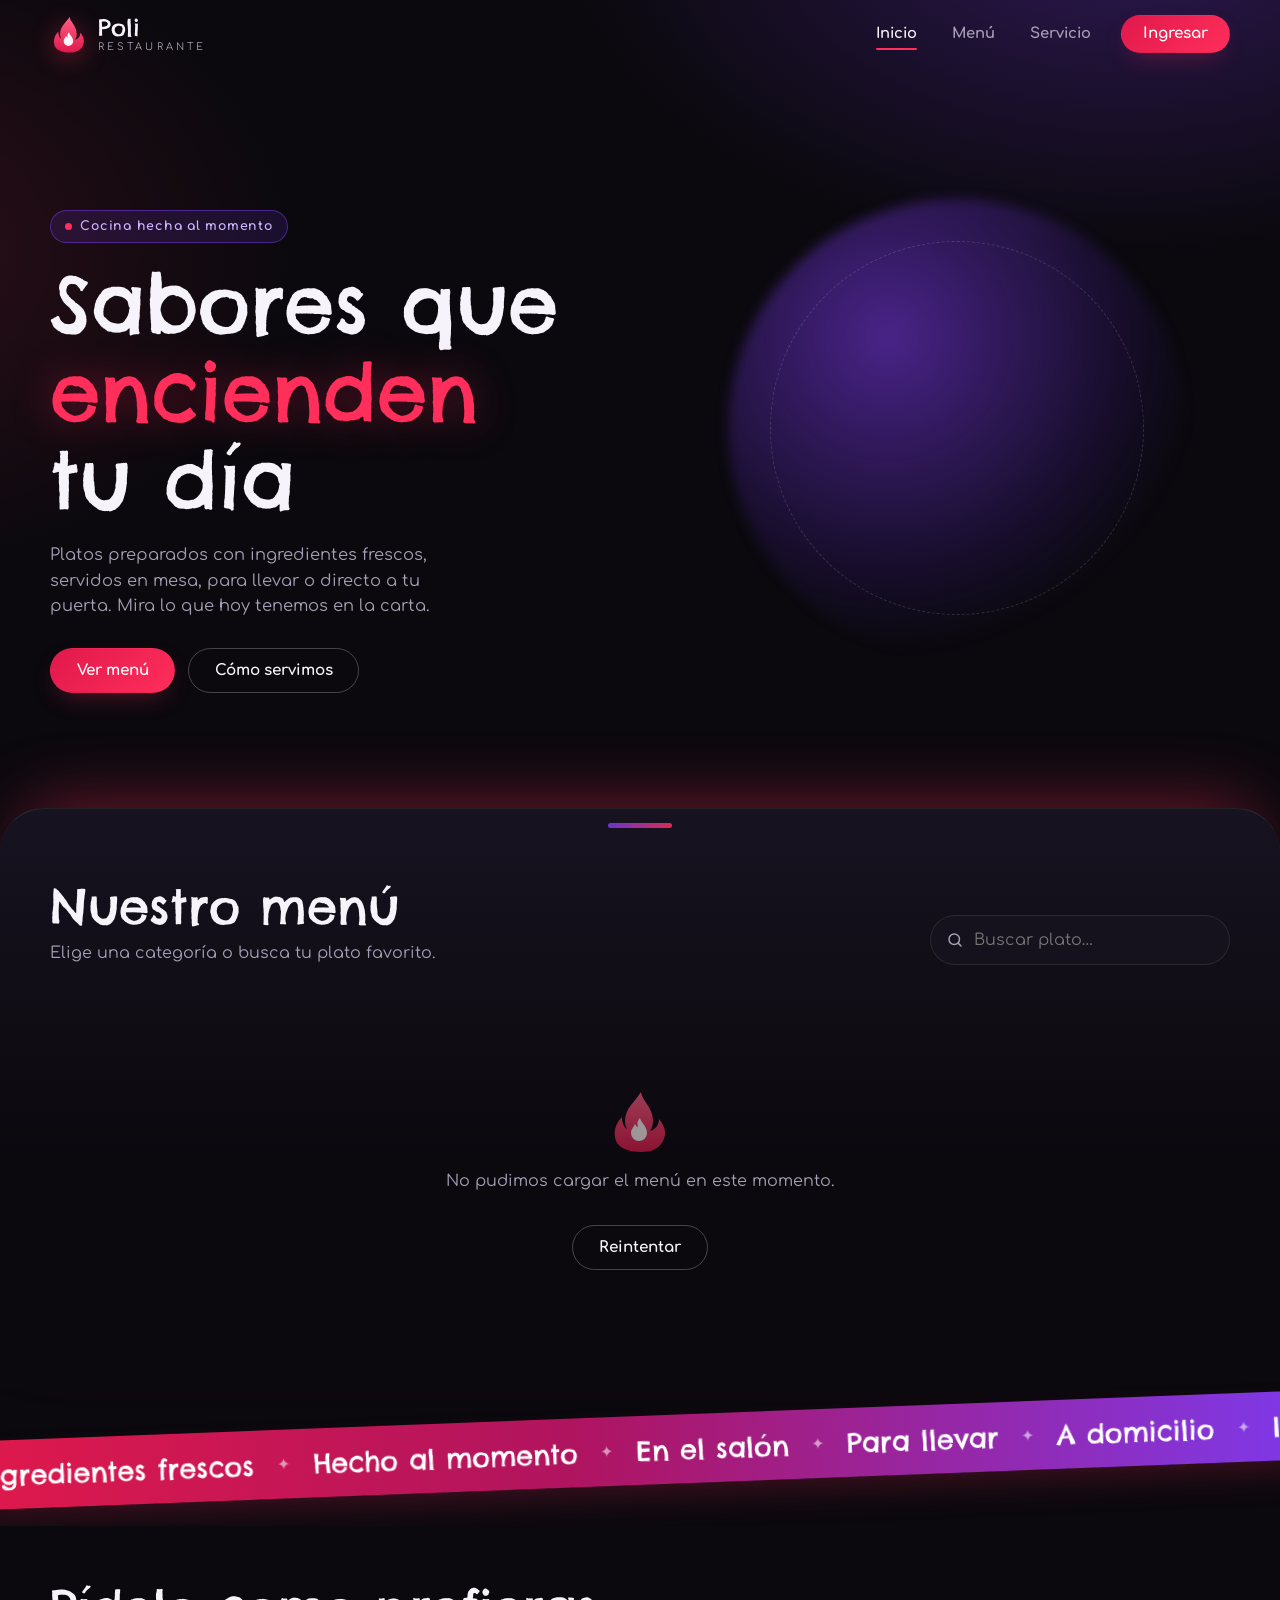
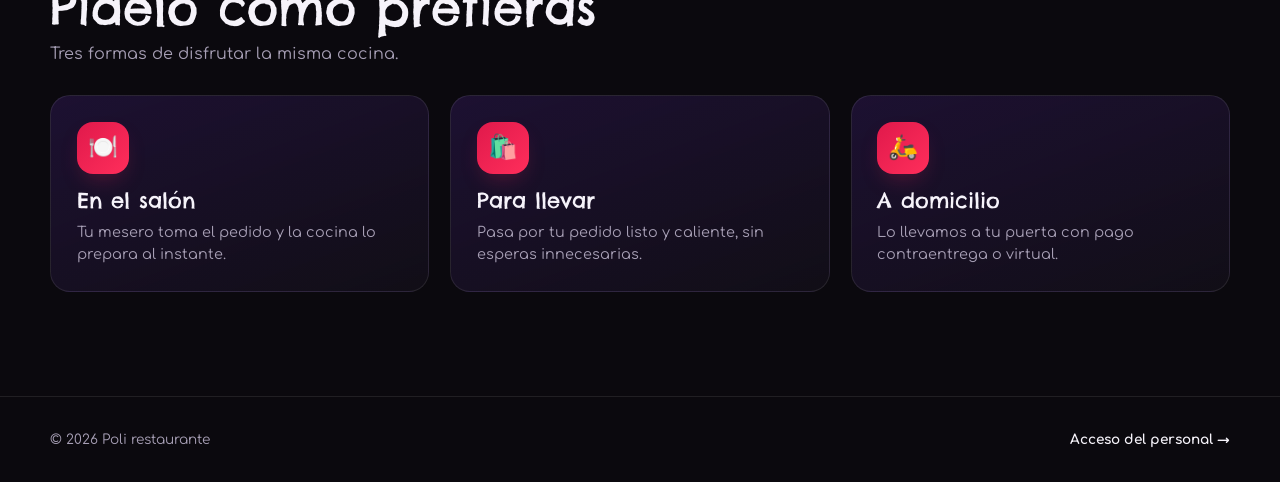
<file: frontend/index.html>
<!DOCTYPE html>
<html lang="es">
<head>
  <meta charset="UTF-8">
  <meta name="viewport" content="width=device-width, initial-scale=1">
  <meta name="theme-color" content="#0b090e">
  <meta name="description" content="Poli restaurante: conoce nuestro menú.">
  <title>Poli restaurante · Menú</title>
  <link rel="icon" href="img/llama.svg" type="image/svg+xml">
  <link rel="preload" href="fonts/ChelseaMarket-Regular.ttf" as="font" type="font/ttf" crossorigin>
  <link rel="stylesheet" href="css/base.css">
  <link rel="stylesheet" href="css/landing.css">
  <script>document.documentElement.classList.add("js");</script>
</head>
<body>
  <div class="progreso" id="progreso" aria-hidden="true"></div>
  <div class="pagina">
    <header class="cabecera" id="cabecera">
      <div class="contenedor">
        <a class="marca" href="#inicio" aria-label="Poli restaurante, inicio">
          <img src="img/llama.svg" alt="" width="38" height="38">
          <span class="marca-texto"><strong>Poli</strong><small>restaurante</small></span>
        </a>

        <button class="boton-menu" id="boton-menu" type="button" aria-expanded="false" aria-controls="navegacion" aria-label="Abrir menú de navegación">
          <span></span><span></span><span></span>
        </button>

        <nav class="navegacion" id="navegacion" aria-label="Principal">
          <a href="#inicio">Inicio</a>
          <a href="#menu">Menú</a>
          <a href="#servicio">Servicio</a>
          <a class="btn btn-primario" id="enlace-ingreso" href="login.html">Ingresar</a>
        </nav>
      </div>
    </header>

    <main>
      <section class="hero" id="inicio">
        <div class="contenedor">
          <div class="hero-entrada">
            <span class="etiqueta">Cocina hecha al momento</span>
            <h1>Sabores que <em>encienden</em> tu día</h1>
            <p class="bajada">Platos preparados con ingredientes frescos, servidos en mesa, para llevar o directo a tu puerta. Mira lo que hoy tenemos en la carta.</p>
            <div class="hero-acciones">
              <a class="btn btn-primario" href="#menu">Ver menú</a>
              <a class="btn btn-fantasma" href="#servicio">Cómo servimos</a>
            </div>
          </div>

          <div class="escenario" id="escenario" aria-roledescription="carrusel" aria-label="Platos destacados">
            <div id="diapositivas"></div>
            <span class="precio-flotante" id="precio-destacado" hidden></span>
            <span class="nombre-flotante" id="nombre-destacado" aria-live="polite"></span>
            <div class="carrusel-control" id="carrusel-control" hidden>
              <button type="button" id="anterior" aria-label="Plato anterior">←</button>
              <button type="button" id="siguiente" aria-label="Plato siguiente">→</button>
              <span class="contador" aria-hidden="true"><span id="contador-actual">01</span> <small id="contador-total">/ 01</small></span>
            </div>
          </div>
        </div>
      </section>

      <section class="seccion hoja" id="menu">
        <div class="contenedor">
          <div class="encabezado-seccion revelar">
            <div>
              <h2 class="titulo-palabras">Nuestro menú</h2>
              <p>Elige una categoría o busca tu plato favorito.</p>
            </div>
            <label class="buscador">
              <span class="solo-lector">Buscar en el menú</span>
              <svg viewBox="0 0 24 24" aria-hidden="true"><circle cx="11" cy="11" r="7"/><path d="m20 20-3.5-3.5"/></svg>
              <input id="busqueda" type="search" placeholder="Buscar plato…" autocomplete="off">
            </label>
          </div>

          <div class="categorias" id="categorias" role="group" aria-label="Categorías del menú"></div>
          <div class="grilla" id="grilla" aria-live="polite"></div>
        </div>
      </section>

      <div class="banda-marco" aria-hidden="true">
        <div class="banda"><div class="banda-pista" id="banda-pista"></div></div>
      </div>

      <section class="seccion" id="servicio">
        <div class="contenedor">
          <div class="encabezado-seccion revelar">
            <div>
              <h2 class="titulo-palabras">Pídelo como prefieras</h2>
              <p>Tres formas de disfrutar la misma cocina.</p>
            </div>
          </div>
          <div class="beneficios">
            <article class="beneficio revelar">
              <div class="icono" aria-hidden="true">🍽️</div>
              <h3>En el salón</h3>
              <p>Tu mesero toma el pedido y la cocina lo prepara al instante.</p>
            </article>
            <article class="beneficio revelar" style="--retraso: 120ms">
              <div class="icono" aria-hidden="true">🛍️</div>
              <h3>Para llevar</h3>
              <p>Pasa por tu pedido listo y caliente, sin esperas innecesarias.</p>
            </article>
            <article class="beneficio revelar" style="--retraso: 240ms">
              <div class="icono" aria-hidden="true">🛵</div>
              <h3>A domicilio</h3>
              <p>Lo llevamos a tu puerta con pago contraentrega o virtual.</p>
            </article>
          </div>
        </div>
      </section>
    </main>

    <footer class="pie">
      <div class="contenedor">
        <span>© <span id="anio"></span> Poli restaurante</span>
        <a href="login.html">Acceso del personal →</a>
      </div>
    </footer>
  </div>

  <dialog class="detalle" id="detalle" aria-labelledby="detalle-titulo">
    <div class="detalle-caja">
      <button class="detalle-cerrar" id="detalle-cerrar" type="button" aria-label="Cerrar detalle">✕</button>
      <div class="detalle-foto" id="detalle-foto"></div>
      <div class="detalle-info">
        <span class="etiqueta detalle-categoria" id="detalle-categoria"></span>
        <h3 id="detalle-titulo"></h3>
        <p id="detalle-descripcion"></p>
        <span class="detalle-precio" id="detalle-precio"></span>
        <p class="detalle-nota">¿Te antojaste? Pídelo a tu mesero o haz tu pedido para llevar o a domicilio.</p>
      </div>
    </div>
  </dialog>

  <script src="js/config.js"></script>
  <script type="module" src="js/landing.js"></script>
</body>
</html>
</file>
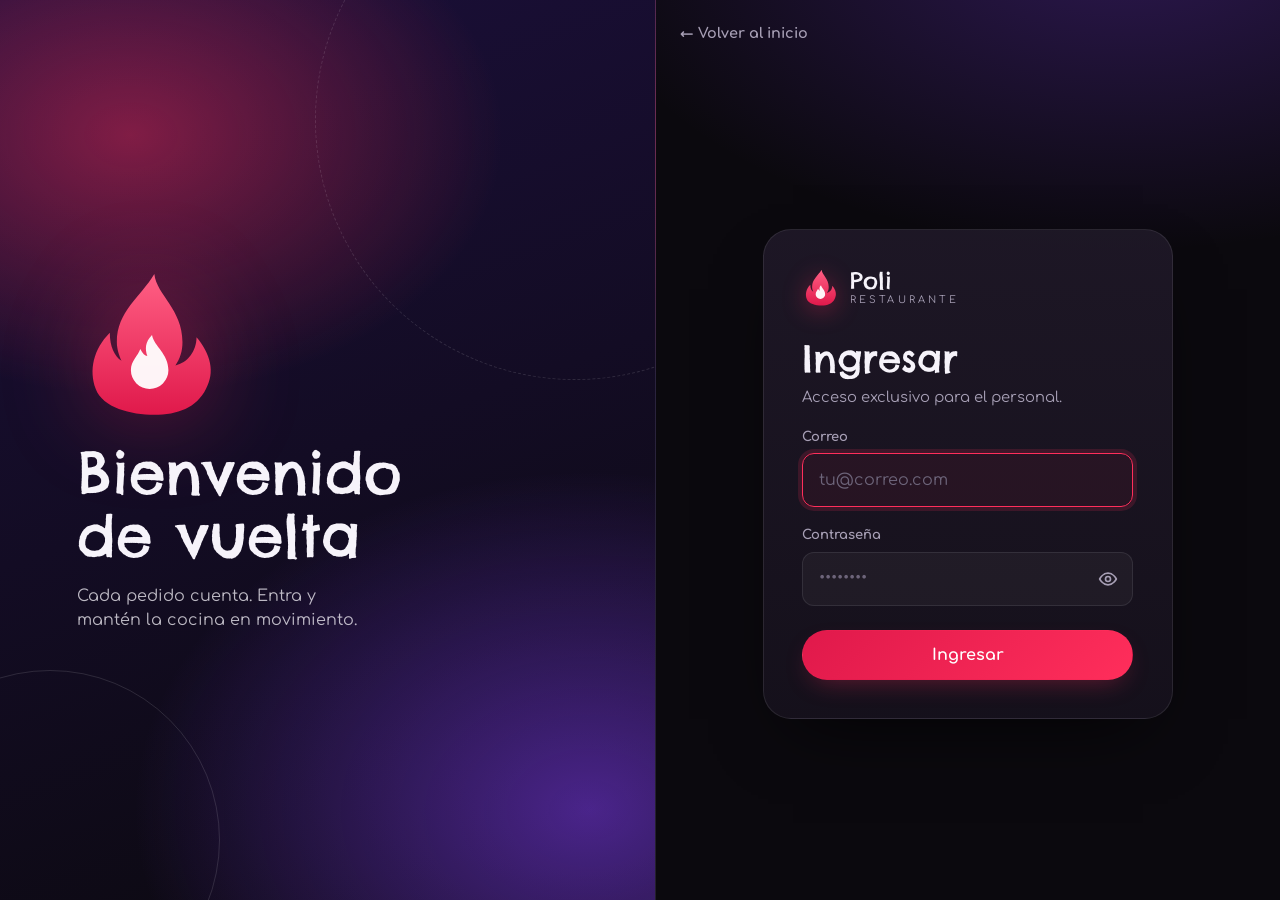
<file: frontend/admin.html>
<!DOCTYPE html>
<html lang="es">
<head>
  <meta charset="UTF-8">
  <meta name="viewport" content="width=device-width, initial-scale=1">
  <meta name="theme-color" content="#0b090e">
  <title>Poli restaurante · Administración</title>
  <link rel="icon" href="img/llama.svg" type="image/svg+xml">
  <link rel="preload" href="fonts/ChelseaMarket-Regular.ttf" as="font" type="font/ttf" crossorigin>
  <link rel="stylesheet" href="css/base.css">
  <link rel="stylesheet" href="css/panel.css">
  <link rel="stylesheet" href="css/admin.css">
  <script>document.documentElement.classList.add("js");</script>
</head>
<body class="pagina-admin">
  <header class="barra">
    <a class="marca" href="index.html" aria-label="Poli restaurante, portada">
      <img src="img/llama.svg" alt="" width="38" height="38">
      <span class="marca-texto"><strong>Poli</strong><small>admin</small></span>
    </a>

    <span id="conexion" class="conexion desconectado" role="status" title="Estado de las notificaciones en vivo">
      <i aria-hidden="true"></i><span id="conexion-texto">Conectando…</span>
    </span>

    <div class="barra-derecha">
      <span id="usuario" class="usuario"></span>
      <button id="btn-salir" type="button" class="btn btn-fantasma">Salir</button>
    </div>
  </header>

  <div class="admin">
    <nav class="admin-nav" aria-label="Secciones de administración" id="admin-nav">
      <a class="admin-item" href="#resumen" data-vista="resumen"><span aria-hidden="true">📊</span><span>Resumen</span></a>
      <a class="admin-item" href="#pedidos" data-vista="pedidos"><span aria-hidden="true">🧾</span><span>Pedidos</span><b class="punto-nuevo" id="punto-pedidos" hidden></b></a>
      <a class="admin-item" href="#menu" data-vista="menu"><span aria-hidden="true">🍔</span><span>Menú</span></a>
      <a class="admin-item" href="#mesas" data-vista="mesas"><span aria-hidden="true">🪑</span><span>Mesas</span></a>
      <a class="admin-item" href="#usuarios" data-vista="usuarios"><span aria-hidden="true">👥</span><span>Usuarios</span></a>
      <a class="admin-item" href="#configuracion" data-vista="configuracion"><span aria-hidden="true">⚙️</span><span>Configuración</span></a>
    </nav>

    <main class="admin-main" id="admin-main">
      <section class="vista" id="vista-resumen" hidden></section>
      <section class="vista" id="vista-pedidos" hidden></section>
      <section class="vista" id="vista-menu" hidden></section>
      <section class="vista" id="vista-mesas" hidden></section>
      <section class="vista" id="vista-usuarios" hidden></section>
      <section class="vista" id="vista-configuracion" hidden></section>
    </main>
  </div>

  <dialog id="dialogo-admin" class="dialogo" aria-labelledby="dialogo-admin-titulo">
    <div class="dialogo-caja" id="dialogo-admin-contenido"></div>
  </dialog>
  <dialog id="dialogo-confirmar" class="dialogo dialogo-pequeno" aria-labelledby="dialogo-confirmar-titulo">
    <div class="dialogo-caja" id="dialogo-confirmar-contenido"></div>
  </dialog>

  <script src="js/config.js"></script>
  <script src="js/vendor/stomp.umd.min.js"></script>
  <script type="module" src="js/admin.js"></script>
</body>
</html>
</file>
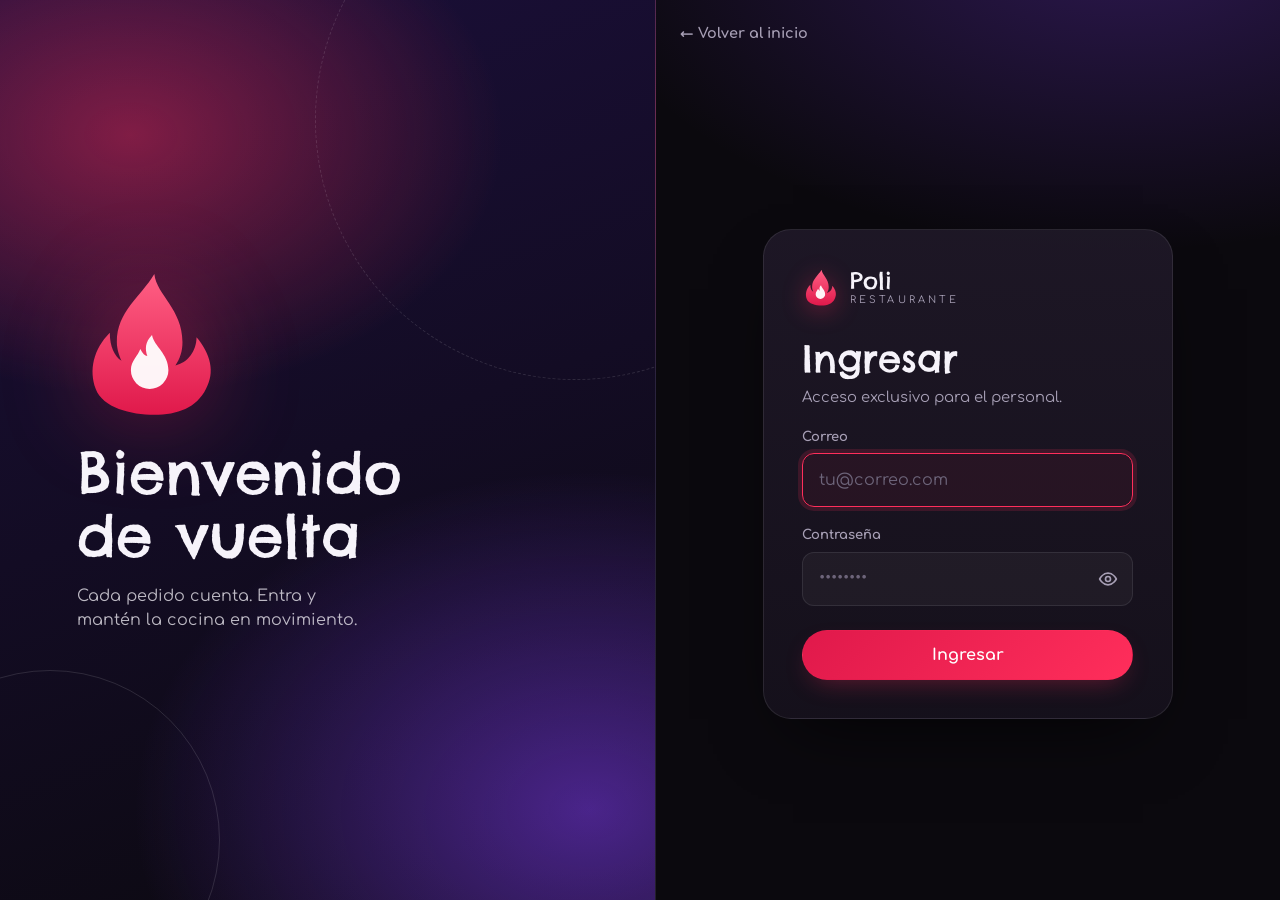
<file: frontend/cocina.html>
<!DOCTYPE html>
<html lang="es">
<head>
  <meta charset="UTF-8">
  <meta name="viewport" content="width=device-width, initial-scale=1">
  <meta name="theme-color" content="#0b090e">
  <title>Poli restaurante · Cocina</title>
  <link rel="icon" href="img/llama.svg" type="image/svg+xml">
  <link rel="preload" href="fonts/ChelseaMarket-Regular.ttf" as="font" type="font/ttf" crossorigin>
  <link rel="stylesheet" href="css/base.css">
  <link rel="stylesheet" href="css/panel.css">
  <link rel="stylesheet" href="css/cocina.css">
  <script>document.documentElement.classList.add("js");</script>
</head>
<body>
  <header class="barra">
    <a class="marca" href="index.html" aria-label="Poli restaurante, portada">
      <img src="img/llama.svg" alt="" width="38" height="38">
      <span class="marca-texto"><strong>Poli</strong><small>cocina</small></span>
    </a>

    <span id="conexion" class="conexion desconectado" role="status" title="Estado de las notificaciones en vivo">
      <i aria-hidden="true"></i><span id="conexion-texto">Conectando…</span>
    </span>

    <div class="barra-derecha">
      <button id="btn-sonido" type="button" class="btn btn-suave" aria-pressed="false">🔕 Sonido apagado</button>
      <span id="usuario" class="usuario"></span>
      <button id="btn-salir" type="button" class="btn btn-fantasma">Salir</button>
    </div>
  </header>

  <main class="tablero">
    <section class="columna" aria-labelledby="titulo-pendientes">
      <h2 id="titulo-pendientes">Pendientes <span id="cuenta-pendientes" class="cuenta">0</span></h2>
      <div id="lista-pendientes" class="lista"></div>
    </section>

    <section class="columna preparacion" aria-labelledby="titulo-preparacion">
      <h2 id="titulo-preparacion">En preparación <span id="cuenta-preparacion" class="cuenta">0</span></h2>
      <div id="lista-preparacion" class="lista"></div>
    </section>
  </main>

  <script src="js/config.js"></script>
  <script src="js/vendor/stomp.umd.min.js"></script>
  <script type="module" src="js/cocina.js"></script>
</body>
</html>
</file>
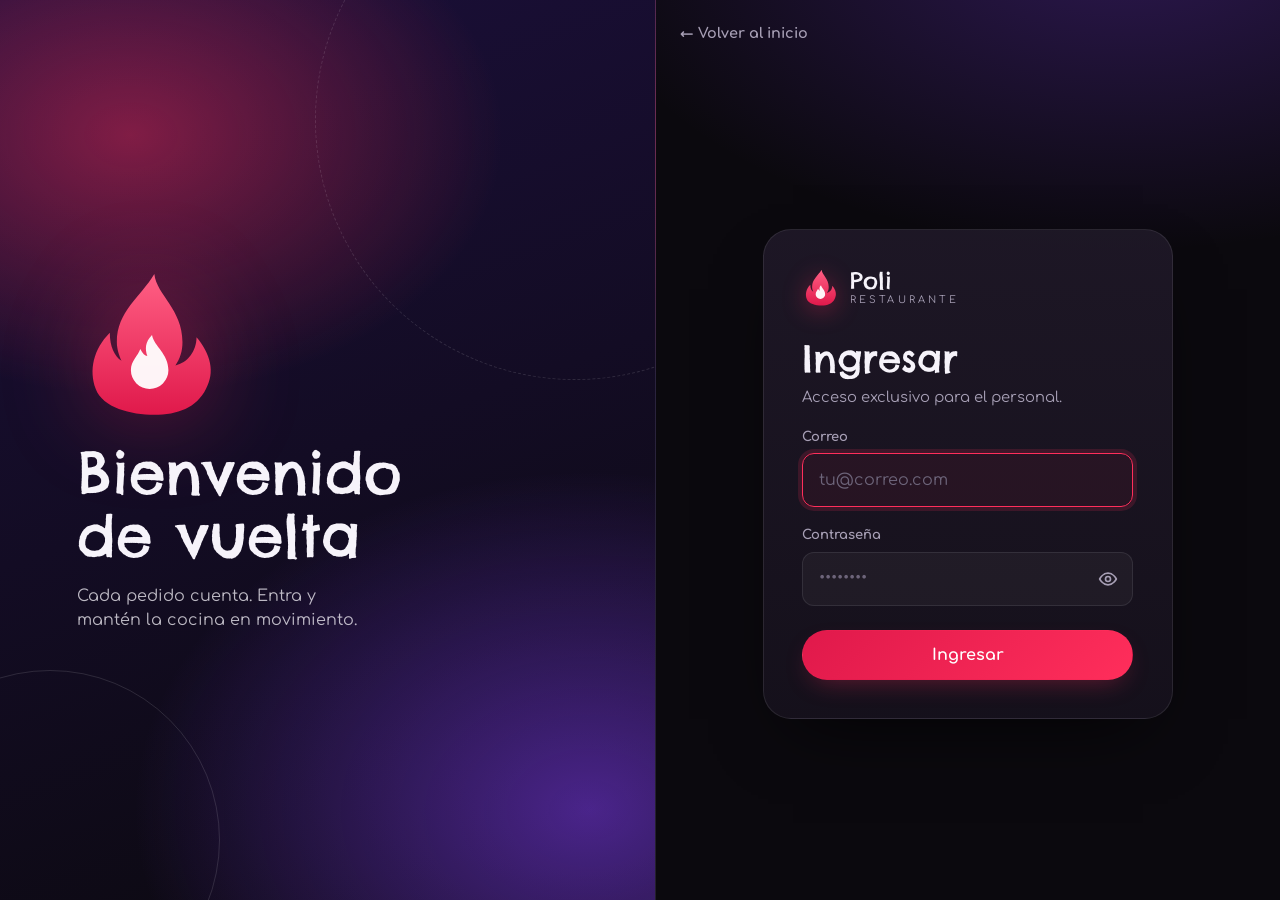
<file: frontend/login.html>
<!DOCTYPE html>
<html lang="es">
<head>
  <meta charset="UTF-8">
  <meta name="viewport" content="width=device-width, initial-scale=1">
  <meta name="theme-color" content="#0b090e">
  <title>Poli restaurante · Ingresar</title>
  <link rel="icon" href="img/llama.svg" type="image/svg+xml">
  <link rel="preload" href="fonts/ChelseaMarket-Regular.ttf" as="font" type="font/ttf" crossorigin>
  <link rel="stylesheet" href="css/base.css">
  <link rel="stylesheet" href="css/login.css">
  <script>document.documentElement.classList.add("js");</script>
</head>
<body>
  <main class="login">
    <aside class="login-arte" aria-hidden="true">
      <img class="login-llama" src="img/llama.svg" alt="">
      <h2>Bienvenido de vuelta</h2>
      <p>Cada pedido cuenta. Entra y mantén la cocina en movimiento.</p>
    </aside>

    <section class="login-panel">
      <a class="volver" href="index.html">← Volver al inicio</a>

      <div class="login-tarjeta">
        <a class="marca" href="index.html" aria-label="Poli restaurante, inicio">
          <img src="img/llama.svg" alt="" width="38" height="38">
          <span class="marca-texto"><strong>Poli</strong><small>restaurante</small></span>
        </a>

        <h1>Ingresar</h1>
        <p class="subtitulo">Acceso exclusivo para el personal.</p>

        <form id="form-login" novalidate>
          <label class="campo">
            <span>Correo</span>
            <input id="email" name="email" type="email" autocomplete="username" placeholder="tu@correo.com" required autofocus>
          </label>

          <label class="campo">
            <span>Contraseña</span>
            <div class="con-ojo">
              <input id="password" name="password" type="password" autocomplete="current-password" placeholder="••••••••" required>
              <button id="ver-clave" class="ojo" type="button" aria-label="Mostrar contraseña" aria-pressed="false">
                <svg viewBox="0 0 24 24" aria-hidden="true"><path d="M2 12s3.6-7 10-7 10 7 10 7-3.6 7-10 7S2 12 2 12z"/><circle cx="12" cy="12" r="3"/></svg>
              </button>
            </div>
          </label>

          <p id="aviso" class="aviso" role="alert" hidden></p>
          <button id="btn-entrar" type="submit" class="btn btn-primario boton-ancho">Ingresar</button>
        </form>
      </div>
    </section>
  </main>

  <script src="js/config.js"></script>
  <script type="module" src="js/login.js"></script>
</body>
</html>
</file>
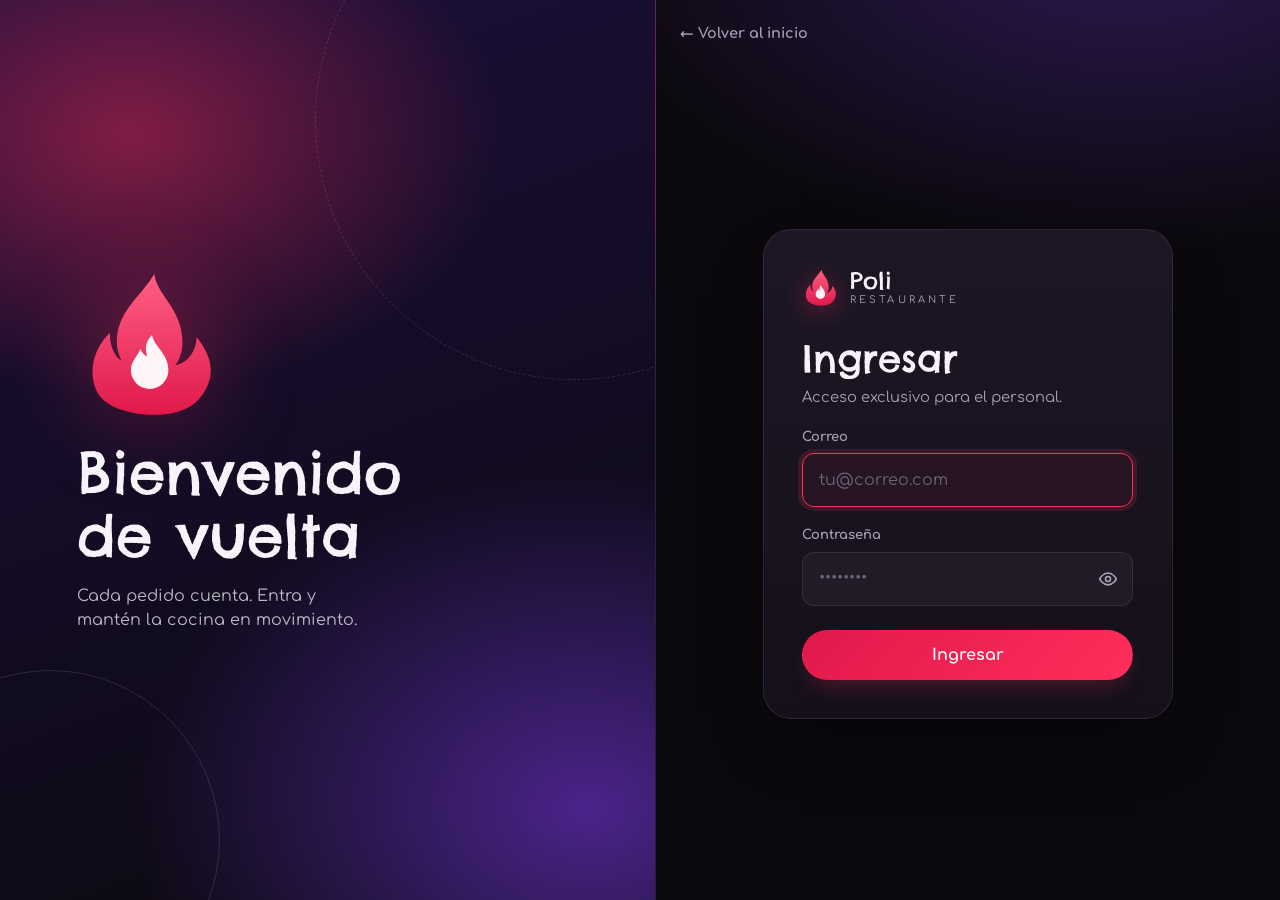
<file: frontend/mesero.html>
<!DOCTYPE html>
<html lang="es">
<head>
  <meta charset="UTF-8">
  <meta name="viewport" content="width=device-width, initial-scale=1">
  <meta name="theme-color" content="#0b090e">
  <title>Poli restaurante · Mesero</title>
  <link rel="icon" href="img/llama.svg" type="image/svg+xml">
  <link rel="preload" href="fonts/ChelseaMarket-Regular.ttf" as="font" type="font/ttf" crossorigin>
  <link rel="stylesheet" href="css/base.css">
  <link rel="stylesheet" href="css/panel.css">
  <link rel="stylesheet" href="css/mesero.css">
  <script>document.documentElement.classList.add("js");</script>
</head>
<body>
  <header class="barra">
    <a class="marca" href="index.html" aria-label="Poli restaurante, portada">
      <img src="img/llama.svg" alt="" width="38" height="38">
      <span class="marca-texto"><strong>Poli</strong><small>mesero</small></span>
    </a>

    <span id="conexion" class="conexion desconectado" role="status" title="Estado de las notificaciones en vivo">
      <i aria-hidden="true"></i><span id="conexion-texto">Conectando…</span>
    </span>

    <div class="barra-derecha">
      <button id="btn-sonido" type="button" class="btn btn-suave" aria-pressed="false">🔕 Avisos sin sonido</button>
      <span id="usuario" class="usuario"></span>
      <button id="btn-salir" type="button" class="btn btn-fantasma">Salir</button>
    </div>
  </header>

  <nav class="pestanas" aria-label="Secciones del mesero">
    <div class="pestanas-caja" role="tablist">
      <button id="tab-nuevo" class="pestana" type="button" role="tab" aria-selected="true" aria-controls="panel-nuevo">Nuevo pedido</button>
      <button id="tab-mios" class="pestana" type="button" role="tab" aria-selected="false" aria-controls="panel-mios">
        Mis pedidos <span id="insignia-mios" class="insignia" hidden>0</span>
      </button>
      <span class="pestana-indicador" aria-hidden="true"></span>
    </div>
  </nav>

  <main>
    <!-- ======================= Nuevo pedido ======================= -->
    <section id="panel-nuevo" class="panel panel-nuevo" role="tabpanel" aria-labelledby="tab-nuevo">
      <div class="zona-menu">
        <div class="menu-barra">
          <div class="categorias" id="menu-chips" role="group" aria-label="Categorías"></div>
          <label class="buscador">
            <span class="solo-lector">Buscar plato</span>
            <svg viewBox="0 0 24 24" aria-hidden="true"><circle cx="11" cy="11" r="7"/><path d="m20 20-3.5-3.5"/></svg>
            <input id="menu-buscar" type="search" placeholder="Buscar plato…" autocomplete="off">
          </label>
        </div>
        <div class="grilla-menu" id="menu-grilla" aria-live="polite"></div>
      </div>

      <div class="carrito-velo" id="carrito-velo" hidden></div>
      <aside class="carrito" id="carrito" aria-label="Pedido actual">
        <div class="carrito-cabecera">
          <h2>Pedido actual</h2>
          <button id="cerrar-carrito" class="cerrar-x solo-movil" type="button" aria-label="Cerrar pedido actual">✕</button>
        </div>

        <div class="carrito-cuerpo">
          <div class="tipos" role="group" aria-label="Tipo de pedido">
            <button type="button" class="tipo" data-tipo="SALON" aria-pressed="true"><span aria-hidden="true">🍽️</span>Salón</button>
            <button type="button" class="tipo" data-tipo="PARA_LLEVAR" aria-pressed="false"><span aria-hidden="true">🛍️</span>Llevar</button>
            <button type="button" class="tipo" data-tipo="DOMICILIO" aria-pressed="false"><span aria-hidden="true">🛵</span>Domicilio</button>
          </div>

          <div id="campo-mesa" class="grupo">
            <h3>Mesa libre</h3>
            <div class="mesas-lista" id="mesas-lista"></div>
          </div>

          <label class="campo" id="campo-cliente" hidden>
            <span>Nombre del cliente</span>
            <input id="cliente" type="text" maxlength="120" autocomplete="off" placeholder="Ej. Marta">
          </label>

          <div id="campo-entrega" class="grupo" hidden>
            <label class="campo"><span>Dirección de entrega</span><input id="direccion" type="text" maxlength="255" autocomplete="off" placeholder="Calle 1 # 2-3"></label>
            <div class="dos-columnas">
              <label class="campo"><span>Teléfono</span><input id="telefono" type="tel" maxlength="30" autocomplete="off" placeholder="3001234567"></label>
              <label class="campo"><span>Costo de envío</span><input id="envio" type="number" min="0" step="500" value="0" inputmode="numeric"></label>
            </div>
            <div class="tipos pagos" role="group" aria-label="Método de pago">
              <button type="button" class="tipo" data-pago="EFECTIVO_CONTRAENTREGA" aria-pressed="true">💵 Contraentrega</button>
              <button type="button" class="tipo" data-pago="PAGO_VIRTUAL" aria-pressed="false">💳 Pago virtual</button>
            </div>
          </div>

          <div class="grupo">
            <h3>Productos <span class="contador-items" id="contador-items">0</span></h3>
            <div class="carrito-items" id="carrito-items"></div>
          </div>
        </div>

        <div class="carrito-pie">
          <dl class="totales">
            <div><dt>Subtotal</dt><dd id="total-subtotal">$ 0</dd></div>
            <div id="fila-envio" hidden><dt>Envío</dt><dd id="total-envio">$ 0</dd></div>
            <div class="total"><dt>Total</dt><dd id="total-final">$ 0</dd></div>
          </dl>
          <p id="aviso-pedido" class="aviso error" role="alert" hidden></p>
          <button id="btn-enviar" class="btn btn-primario boton-ancho" type="button">Enviar pedido</button>
        </div>
      </aside>
    </section>

    <!-- ========================= Mis pedidos ======================== -->
    <section id="panel-mios" class="panel panel-mios" role="tabpanel" aria-labelledby="tab-mios" hidden>
      <div class="categorias filtros" id="filtros-pedidos" role="group" aria-label="Filtrar pedidos"></div>
      <div class="lista-pedidos" id="lista-pedidos" aria-live="polite"></div>
    </section>
  </main>

  <button id="fab-carrito" class="fab-carrito" type="button" aria-label="Ver pedido actual">
    <span aria-hidden="true">🛒</span>
    <span><b id="fab-cuenta">0</b> productos · <b id="fab-total">$ 0</b></span>
  </button>

  <dialog id="dialogo-pedido" class="dialogo" aria-labelledby="dialogo-titulo">
    <div class="dialogo-caja" id="dialogo-contenido"></div>
  </dialog>

  <script src="js/config.js"></script>
  <script src="js/vendor/stomp.umd.min.js"></script>
  <script type="module" src="js/mesero.js"></script>
</body>
</html>
</file>
<file: frontend/css/base.css>
/* ==========================================================================
   Sistema de diseño de PoliRestaurante
   Fondo casi negro, rosa/coral como acento y morado en los detalles.
   Tipografías: Chelsea Market (títulos) y Comfortaa (texto), incluidas en /fonts.
   ========================================================================== */

@font-face {
  font-family: "Chelsea Market";
  src: url("../fonts/ChelseaMarket-Regular.ttf") format("truetype");
  font-display: swap;
}
@font-face {
  font-family: "Comfortaa";
  src: url("../fonts/Comfortaa-Variable.ttf") format("truetype");
  font-weight: 300 700;
  font-display: swap;
}

:root {
  --bg: #0b090e;
  --surface: #16121d;
  --surface-2: #1f1928;
  --linea: rgba(255, 255, 255, 0.09);
  --texto: #f6f3fa;
  --suave: #a79fb5;

  --acento: #ff2e5b;
  --acento-fuerte: #e0194b;
  --brillo: rgba(255, 46, 91, 0.38);
  --morado: #7c3aed;
  --morado-oscuro: #2a1659;

  --ok: #2ecc8f;
  --alerta: #ffb020;
  --peligro: #ff5468;

  --radio: 20px;
  --radio-sm: 12px;
  --ease: cubic-bezier(0.2, 0.8, 0.2, 1);
  --fuente-titulo: "Chelsea Market", "Trebuchet MS", system-ui, sans-serif;
  --fuente-texto: "Comfortaa", "Segoe UI", system-ui, sans-serif;
}

*, *::before, *::after { box-sizing: border-box; }

html { scroll-behavior: smooth; -webkit-text-size-adjust: 100%; }

body {
  margin: 0;
  min-height: 100vh;
  color: var(--texto);
  font-family: var(--fuente-texto);
  font-size: 1rem;
  line-height: 1.55;
  background-color: var(--bg);
  background-image:
    radial-gradient(900px 520px at 88% -8%, rgba(124, 58, 237, 0.30), transparent 62%),
    radial-gradient(720px 520px at -12% 28%, rgba(255, 46, 91, 0.15), transparent 62%);
  background-attachment: fixed;
  overflow-x: hidden;
}

h1, h2, h3 { font-family: var(--fuente-titulo); font-weight: 400; line-height: 1.1; margin: 0; }
img { max-width: 100%; display: block; }
a { color: inherit; }
[hidden] { display: none !important; }

:focus-visible { outline: 3px solid var(--acento); outline-offset: 3px; border-radius: 6px; }

.solo-lector {
  position: absolute; width: 1px; height: 1px; margin: -1px; padding: 0;
  overflow: hidden; clip: rect(0, 0, 0, 0); white-space: nowrap; border: 0;
}

/* --------------------------------------------------------- buscador y chips */
.buscador { position: relative; width: min(100%, 300px); }
.buscador input {
  width: 100%; padding: 0.75rem 1rem 0.75rem 2.7rem; color: var(--texto); font: inherit;
  background: var(--surface); border: 1px solid var(--linea); border-radius: 999px;
  transition: border-color 0.25s, box-shadow 0.25s;
}
.buscador input:focus { outline: none; border-color: var(--acento); box-shadow: 0 0 0 4px rgba(255, 46, 91, 0.16); }
.buscador svg { position: absolute; left: 1rem; top: 50%; width: 18px; height: 18px; transform: translateY(-50%); stroke: var(--suave); fill: none; stroke-width: 2; stroke-linecap: round; }

.categorias { display: flex; gap: 0.6rem; margin-bottom: 1.8rem; padding: 0.3rem 0.2rem 0.8rem; overflow-x: auto; scroll-snap-type: x proximity; scrollbar-width: thin; }
.chip {
  flex: none; scroll-snap-align: start; padding: 0.65rem 1.4rem; border: 1px solid var(--linea); border-radius: 999px;
  background: var(--surface); color: var(--suave); font: 700 0.9rem var(--fuente-texto); cursor: pointer;
  transition: background 0.3s, color 0.3s, transform 0.25s var(--ease), box-shadow 0.3s, border-color 0.3s;
}
.chip:hover { color: var(--texto); transform: translateY(-2px); border-color: rgba(255, 255, 255, 0.25); }
.chip[aria-pressed="true"] {
  color: #fff; border-color: transparent;
  background: linear-gradient(135deg, var(--acento-fuerte), var(--acento));
  box-shadow: 0 10px 24px -10px var(--brillo);
}

/* ------------------------------------------------------------------ marca */
.marca { display: inline-flex; align-items: center; gap: 0.6rem; text-decoration: none; }
.marca img { width: 38px; height: 38px; filter: drop-shadow(0 4px 12px var(--brillo)); transition: transform 0.4s var(--ease); }
.marca:hover img { transform: rotate(-8deg) scale(1.08); }
.marca-texto { display: flex; flex-direction: column; line-height: 1; }
.marca-texto strong { font-family: var(--fuente-titulo); font-weight: 400; font-size: 1.45rem; }
.marca-texto small { font-size: 0.62rem; letter-spacing: 0.32em; text-transform: uppercase; color: var(--suave); margin-top: 0.2rem; }

/* ---------------------------------------------------------------- botones */
.btn {
  position: relative;
  display: inline-flex; align-items: center; justify-content: center; gap: 0.5rem;
  padding: 0.8rem 1.6rem;
  border: 1px solid transparent; border-radius: 999px;
  font: 700 0.95rem var(--fuente-texto);
  text-decoration: none; cursor: pointer; user-select: none;
  transition: transform 0.2s var(--ease), box-shadow 0.3s var(--ease), background 0.3s, border-color 0.3s, opacity 0.2s;
}
.btn:active { transform: scale(0.96); }
.btn:disabled, .btn.cargando { opacity: 0.6; cursor: not-allowed; pointer-events: none; }

.btn-primario {
  color: #fff;
  background: linear-gradient(135deg, var(--acento-fuerte), var(--acento));
  box-shadow: 0 10px 26px -10px var(--brillo);
}
.btn-primario:hover { transform: translateY(-2px); box-shadow: 0 16px 34px -10px var(--brillo); }

.btn-fantasma { color: var(--texto); background: transparent; border-color: rgba(255, 255, 255, 0.24); }
.btn-fantasma:hover { border-color: var(--acento); background: rgba(255, 46, 91, 0.1); transform: translateY(-2px); }

.btn-suave { color: var(--texto); background: var(--surface-2); border-color: var(--linea); }
.btn-suave:hover { background: #2a2236; }

.btn-ok { color: #05241a; background: var(--ok); }
.btn-ok:hover { transform: translateY(-2px); box-shadow: 0 14px 30px -12px rgba(46, 204, 143, 0.6); }

.btn.cargando::after {
  content: ""; width: 1em; height: 1em; margin-left: 0.4rem;
  border: 2px solid rgba(255, 255, 255, 0.4); border-top-color: #fff; border-radius: 50%;
  animation: girar 0.7s linear infinite;
}

/* -------------------------------------------------------------- formularios */
.campo { display: block; margin-top: 1.1rem; }
.campo > span { display: block; margin-bottom: 0.4rem; font-size: 0.82rem; font-weight: 700; color: var(--suave); }
.campo input {
  width: 100%; padding: 0.85rem 1rem;
  color: var(--texto); background: rgba(255, 255, 255, 0.04);
  border: 1px solid var(--linea); border-radius: var(--radio-sm);
  font: inherit; transition: border-color 0.25s, background 0.25s, box-shadow 0.25s;
}
.campo input::placeholder { color: #6d647a; }
.campo input:focus { outline: none; border-color: var(--acento); background: rgba(255, 46, 91, 0.06); box-shadow: 0 0 0 4px rgba(255, 46, 91, 0.16); }

/* ------------------------------------------------------------------- avisos */
.aviso { margin: 1.1rem 0 0; padding: 0.7rem 0.9rem; border-radius: var(--radio-sm); font-size: 0.88rem; animation: aparecer 0.35s var(--ease); }
.aviso.error { background: rgba(255, 84, 104, 0.14); color: #ff9fac; border: 1px solid rgba(255, 84, 104, 0.3); }
.aviso.info { background: rgba(124, 58, 237, 0.16); color: #c8b2ff; border: 1px solid rgba(124, 58, 237, 0.35); }

.toast {
  position: fixed; left: 50%; bottom: 1.5rem; z-index: 50;
  max-width: min(92vw, 520px); padding: 0.8rem 1.3rem;
  background: var(--surface-2); border: 1px solid var(--linea); border-radius: 999px;
  box-shadow: 0 14px 40px rgba(0, 0, 0, 0.55);
  transform: translate(-50%, 140%); opacity: 0;
  transition: transform 0.45s var(--ease), opacity 0.3s;
}
.toast.visible { transform: translate(-50%, 0); opacity: 1; }
.toast.error { border-color: rgba(255, 84, 104, 0.5); }

/* ---------------------------------------------------------------- esqueleto */
.esqueleto {
  background: linear-gradient(90deg, var(--surface) 25%, var(--surface-2) 37%, var(--surface) 63%);
  background-size: 400% 100%; animation: brillo-carga 1.4s ease infinite;
  border-radius: var(--radio);
}

/* ------------------------------------------------ aparición al hacer scroll */
.js .revelar { opacity: 0; transform: translateY(22px); transition: opacity 0.7s var(--ease), transform 0.7s var(--ease); transition-delay: var(--retraso, 0ms); }
.js .revelar.visible { opacity: 1; transform: none; }

/* --------------------------------------------------------- animaciones base */
@keyframes girar { to { transform: rotate(360deg); } }
@keyframes aparecer { from { opacity: 0; transform: translateY(8px); } to { opacity: 1; transform: none; } }
@keyframes brillo-carga { from { background-position: 100% 0; } to { background-position: 0 0; } }
@keyframes flotar { 0%, 100% { transform: translateY(0) rotate(-1.5deg); } 50% { transform: translateY(-14px) rotate(1.5deg); } }
@keyframes sacudir { 0%, 100% { transform: none; } 20%, 60% { transform: translateX(-8px); } 40%, 80% { transform: translateX(8px); } }
@keyframes latir { 0%, 100% { box-shadow: 0 0 0 0 currentColor; } 70% { box-shadow: 0 0 0 8px transparent; } }

/* ------------------------------------------------------------ brasas (fondo) */
.brasas { position: fixed; inset: 0; z-index: 0; pointer-events: none; overflow: hidden; }
.brasas span {
  position: absolute; bottom: -20px; left: var(--x);
  width: var(--tam); height: var(--tam); border-radius: 50%;
  background: radial-gradient(circle, #ffb36b, var(--acento) 60%, transparent 70%);
  opacity: 0; filter: blur(0.4px);
  animation: subir var(--dur) linear var(--ret) infinite;
}
@keyframes subir {
  0% { transform: translate(0, 0) scale(1); opacity: 0; }
  10% { opacity: 0.9; }
  100% { transform: translate(var(--deriva), -105vh) scale(0.3); opacity: 0; }
}

/* ------------------------------------------------- respeto a "menos movimiento" */
@media (prefers-reduced-motion: reduce) {
  html { scroll-behavior: auto; }
  *, *::before, *::after { animation-duration: 0.01ms !important; animation-iteration-count: 1 !important; transition-duration: 0.01ms !important; }
  .brasas { display: none; }
  .js .revelar { opacity: 1; transform: none; }
}
</file>
<file: frontend/css/landing.css>
/* ======================== Portada pública ======================== */

.pagina { position: relative; z-index: 1; }
.contenedor { width: min(1180px, 100% - 2.5rem); margin-inline: auto; }

/* --------------------------------------------------------------- cabecera */
.cabecera {
  position: sticky; top: 0; z-index: 20;
  padding: 0.9rem 0;
  transition: background 0.35s, box-shadow 0.35s, padding 0.35s var(--ease), backdrop-filter 0.35s;
}
.cabecera.con-fondo {
  padding: 0.55rem 0;
  background: rgba(11, 9, 14, 0.78);
  backdrop-filter: blur(14px);
  box-shadow: 0 1px 0 var(--linea);
}
.cabecera .contenedor { display: flex; align-items: center; justify-content: space-between; gap: 1rem; }

.navegacion { display: flex; align-items: center; gap: 0.4rem; }
.navegacion a:not(.btn) {
  position: relative; padding: 0.5rem 0.9rem; text-decoration: none; font-weight: 700; font-size: 0.92rem; color: var(--suave);
  transition: color 0.25s;
}
.navegacion a:not(.btn)::after {
  content: ""; position: absolute; left: 0.9rem; right: 0.9rem; bottom: 0.2rem; height: 2px; border-radius: 2px;
  background: var(--acento); transform: scaleX(0); transform-origin: left; transition: transform 0.35s var(--ease);
}
.navegacion a:not(.btn):hover { color: var(--texto); }
.navegacion a:not(.btn):hover::after { transform: scaleX(1); }
.navegacion .btn { margin-left: 0.6rem; padding: 0.6rem 1.3rem; }

.boton-menu { display: none; width: 44px; height: 44px; padding: 0; border: 1px solid var(--linea); border-radius: 12px; background: var(--surface); cursor: pointer; }
.boton-menu span { display: block; width: 20px; height: 2px; margin: 4px auto; background: var(--texto); border-radius: 2px; transition: transform 0.35s var(--ease), opacity 0.2s; }
.boton-menu[aria-expanded="true"] span:nth-child(1) { transform: translateY(6px) rotate(45deg); }
.boton-menu[aria-expanded="true"] span:nth-child(2) { opacity: 0; }
.boton-menu[aria-expanded="true"] span:nth-child(3) { transform: translateY(-6px) rotate(-45deg); }

/* -------------------------------------------------------------------- hero */
.hero { padding: clamp(1.5rem, 5vw, 4rem) 0 clamp(2.5rem, 6vw, 5rem); }
.hero .contenedor { display: grid; grid-template-columns: 1.05fr 0.95fr; gap: 2rem; align-items: center; min-height: min(72vh, 640px); }

.etiqueta {
  display: inline-flex; align-items: center; gap: 0.5rem;
  padding: 0.35rem 0.9rem; border: 1px solid rgba(124, 58, 237, 0.5); border-radius: 999px;
  background: rgba(124, 58, 237, 0.14); color: #cdb8ff; font-size: 0.78rem; font-weight: 700; letter-spacing: 0.06em;
}
.etiqueta::before { content: ""; width: 7px; height: 7px; border-radius: 50%; background: var(--acento); color: var(--acento); animation: latir 2s infinite; }

.hero h1 { margin-top: 1.1rem; font-size: clamp(2.6rem, 6.4vw, 5rem); text-wrap: balance; }
.hero h1 em { font-style: normal; color: var(--acento); text-shadow: 0 0 40px var(--brillo); }
.hero p.bajada { max-width: 46ch; margin: 1.2rem 0 1.8rem; color: var(--suave); font-size: 1.02rem; }
.hero-acciones { display: flex; flex-wrap: wrap; gap: 0.8rem; }

.hero-entrada > * { animation: aparecer 0.8s var(--ease) both; }
.hero-entrada > *:nth-child(2) { animation-delay: 0.1s; }
.hero-entrada > *:nth-child(3) { animation-delay: 0.2s; }
.hero-entrada > *:nth-child(4) { animation-delay: 0.3s; }

/* ---- plato destacado (carrusel) */
.escenario { position: relative; aspect-ratio: 1; width: min(100%, 520px); margin: 0 auto 3rem; }
.escenario::before {
  content: ""; position: absolute; inset: 6%; border-radius: 50%;
  background: radial-gradient(circle at 35% 30%, rgba(124, 58, 237, 0.55), rgba(42, 22, 89, 0.35) 55%, transparent 72%);
  filter: blur(6px);
}
.escenario::after {
  content: ""; position: absolute; inset: 14%; border-radius: 50%;
  border: 1px dashed rgba(255, 255, 255, 0.14); animation: girar 40s linear infinite;
}

.diapositiva {
  position: absolute; inset: 0; z-index: 1; display: grid; place-items: center;
  opacity: 0; transform: scale(0.86) rotate(-4deg); pointer-events: none;
  transition: opacity 0.7s var(--ease), transform 0.9s var(--ease);
}
.diapositiva.activa { opacity: 1; transform: none; pointer-events: auto; }
.diapositiva .foto-plato { width: 82%; height: 82%; object-fit: contain; filter: drop-shadow(0 28px 34px rgba(0, 0, 0, 0.6)); animation: flotar 7s ease-in-out infinite; }
.diapositiva .emblema { width: 52%; filter: drop-shadow(0 0 40px var(--brillo)); animation: flotar 7s ease-in-out infinite; }

.precio-flotante {
  position: absolute; z-index: 2; top: 12%; right: 4%;
  padding: 0.55rem 1.1rem; border-radius: 999px;
  color: #fff; font-family: var(--fuente-titulo); font-size: 1.15rem;
  background: linear-gradient(135deg, var(--acento-fuerte), var(--acento));
  box-shadow: 0 14px 30px -10px var(--brillo);
  transition: transform 0.5s var(--ease);
}
.nombre-flotante {
  position: absolute; z-index: 2; left: 0; right: 0; bottom: 4%; text-align: center;
  font-family: var(--fuente-titulo); font-size: clamp(0.95rem, 2vw, 1.5rem); text-wrap: balance;
  text-shadow: 0 2px 18px rgba(0, 0, 0, 0.8);
}

.carrusel-control { position: absolute; z-index: 3; left: 0; bottom: -3.4rem; display: flex; align-items: center; gap: 0.7rem; }
.carrusel-control button {
  width: 42px; height: 42px; border-radius: 50%; border: 1px solid rgba(255, 255, 255, 0.22); background: rgba(22, 18, 29, 0.8);
  color: var(--texto); font-size: 1.1rem; cursor: pointer; transition: transform 0.25s var(--ease), border-color 0.25s, background 0.25s;
}
.carrusel-control button:hover { border-color: var(--acento); background: rgba(255, 46, 91, 0.16); transform: scale(1.08); }
.contador { font-family: var(--fuente-titulo); font-size: 1.7rem; }
.contador small { color: var(--acento); font-size: 0.95rem; }

/* -------------------------------------------------------------- secciones */
.seccion { padding: clamp(2.5rem, 6vw, 4.5rem) 0; }
.encabezado-seccion { display: flex; flex-wrap: wrap; align-items: end; justify-content: space-between; gap: 1.2rem; margin-bottom: 1.8rem; }
.encabezado-seccion h2 { font-size: clamp(2rem, 4.5vw, 3rem); }
.encabezado-seccion p { margin: 0.4rem 0 0; color: var(--suave); }

/* Buscador y chips de categoría: componentes compartidos (base.css). */

/* ---- tarjetas de producto */
.grilla { display: grid; grid-template-columns: repeat(auto-fill, minmax(230px, 1fr)); gap: 1.3rem; }

.producto {
  position: relative; overflow: hidden; display: flex; flex-direction: column; cursor: pointer;
  background: linear-gradient(180deg, var(--surface-2), var(--surface));
  border: 1px solid var(--linea); border-radius: var(--radio);
  /* La inclinación 3D y el levantamiento se controlan con variables (ver efectos.js). */
  transform: perspective(900px) translateY(var(--sube, 0px)) rotateX(var(--rx, 0deg)) rotateY(var(--ry, 0deg));
  transition: transform 0.45s var(--ease), border-color 0.4s, box-shadow 0.4s;
  will-change: transform;
}
.producto.inclinando { transition: transform 0.12s linear, border-color 0.4s, box-shadow 0.4s; }
.producto:hover, .producto:focus-visible { --sube: -8px; border-color: rgba(255, 46, 91, 0.55); box-shadow: 0 28px 52px -24px var(--brillo); }
.producto:active { --sube: -3px; }

/* brillo que sigue al cursor */
.producto::after {
  content: ""; position: absolute; inset: 0; z-index: 2; pointer-events: none; opacity: 0; transition: opacity 0.35s;
  background: radial-gradient(circle at var(--gx, 50%) var(--gy, 50%), rgba(255, 255, 255, 0.16), transparent 46%);
}
.producto:hover::after { opacity: 1; }

/* aparición: giro en 3D escalonado al entrar en pantalla */
.js .producto.revelar { opacity: 0; transform: perspective(900px) rotateX(-16deg) translateY(44px) scale(0.95); transition: transform 0.45s var(--ease), border-color 0.4s, box-shadow 0.4s; transition-delay: 0s; }
.js .producto.revelar.visible { opacity: 1; transform: perspective(900px) translateY(var(--sube, 0px)) rotateX(var(--rx, 0deg)) rotateY(var(--ry, 0deg)); animation: voltear 0.85s var(--ease) backwards; animation-delay: var(--retraso, 0ms); }
.js .producto.revelar.visible.inclinando { transition: transform 0.12s linear, border-color 0.4s, box-shadow 0.4s; }
@keyframes voltear {
  from { opacity: 0; transform: perspective(900px) rotateX(-18deg) translateY(46px) scale(0.94); }
  to { opacity: 1; transform: perspective(900px) translateY(0) rotateX(0) rotateY(0); }
}
.producto.saliendo { opacity: 0 !important; transform: perspective(900px) translateY(16px) scale(0.94) !important; transition: opacity 0.2s, transform 0.2s !important; }

.producto .foto { position: relative; aspect-ratio: 4 / 3; overflow: hidden; background: radial-gradient(circle at 30% 20%, #3a1f78, #17111f 70%); }
/* destello diagonal que cruza la foto al pasar el cursor */
.producto .foto::after {
  content: ""; position: absolute; top: 0; bottom: 0; left: 0; width: 45%; z-index: 1; pointer-events: none;
  background: linear-gradient(100deg, transparent, rgba(255, 255, 255, 0.28), transparent);
  transform: translateX(-130%) skewX(-18deg);
}
.producto:hover .foto::after { transform: translateX(330%) skewX(-18deg); transition: transform 0.9s var(--ease); }
.producto .foto img.real { width: 100%; height: 100%; object-fit: cover; transition: transform 0.7s var(--ease), opacity 0.5s; opacity: 0; }
.producto .foto img.real.lista { opacity: 1; }
.producto:hover .foto img.real { transform: scale(1.09); }
.producto .foto .sin-foto { position: absolute; inset: 0; display: grid; place-items: center; }
.producto .foto .sin-foto img { width: 34%; opacity: 0.55; transition: transform 0.5s var(--ease), opacity 0.4s; }
.producto:hover .foto .sin-foto img { transform: scale(1.15) rotate(-6deg); opacity: 0.9; }

.producto .precio {
  position: absolute; top: 0.8rem; left: 0.8rem; z-index: 3; padding: 0.3rem 0.8rem; border-radius: 999px;
  background: rgba(11, 9, 14, 0.78); backdrop-filter: blur(6px); border: 1px solid var(--linea);
  font-family: var(--fuente-titulo); font-size: 1rem;
  transition: transform 0.4s var(--ease), background 0.3s, border-color 0.3s;
}
.producto:hover .precio { transform: scale(1.12) rotate(-4deg); background: linear-gradient(135deg, var(--acento-fuerte), var(--acento)); border-color: transparent; }
.producto .info { padding: 1rem 1.1rem 1.25rem; }
.producto h3 { font-size: 1.18rem; transition: color 0.3s; }
.producto:hover h3 { color: #ff7d98; }
.producto .ver-mas { display: inline-block; margin-top: 0.7rem; font-size: 0.78rem; font-weight: 700; color: var(--acento); opacity: 0; transform: translateX(-8px); transition: opacity 0.3s, transform 0.4s var(--ease); }
.producto:hover .ver-mas, .producto:focus-visible .ver-mas { opacity: 1; transform: none; }
.producto p { margin: 0.45rem 0 0; color: var(--suave); font-size: 0.86rem; display: -webkit-box; -webkit-line-clamp: 3; -webkit-box-orient: vertical; overflow: hidden; }

.estado-vacio { grid-column: 1 / -1; padding: 3rem 1rem; text-align: center; color: var(--suave); }
.estado-vacio img { width: 64px; margin: 0 auto 1rem; opacity: 0.6; }
.estado-vacio .btn { margin-top: 1rem; }

.tarjeta-esqueleto { height: 300px; }

/* ----------------------------------------------------------- destacados */
.beneficios { display: grid; grid-template-columns: repeat(3, 1fr); gap: 1.3rem; }
.beneficio {
  padding: 1.6rem; border: 1px solid var(--linea); border-radius: var(--radio);
  background: linear-gradient(160deg, rgba(124, 58, 237, 0.16), rgba(22, 18, 29, 0.6));
  transition: transform 0.4s var(--ease), border-color 0.4s;
}
.beneficio:hover { transform: translateY(-6px); border-color: rgba(124, 58, 237, 0.6); }
.beneficio .icono { display: grid; place-items: center; width: 52px; height: 52px; margin-bottom: 1rem; border-radius: 16px; background: linear-gradient(135deg, var(--acento-fuerte), var(--acento)); font-size: 1.5rem; box-shadow: 0 10px 24px -10px var(--brillo); }
.beneficio h3 { font-size: 1.3rem; }
.beneficio p { margin: 0.5rem 0 0; color: var(--suave); font-size: 0.9rem; }

/* ------------------------------------------------------------------ pie */
.pie { margin-top: 2rem; padding: 2rem 0; border-top: 1px solid var(--linea); color: var(--suave); font-size: 0.85rem; }
.pie .contenedor { display: flex; flex-wrap: wrap; align-items: center; justify-content: space-between; gap: 1rem; }
.pie a { text-decoration: none; font-weight: 700; color: var(--texto); }
.pie a:hover { color: var(--acento); }

/* ================================================================
   Transiciones entre secciones (controladas por scroll desde efectos.js)
   ================================================================ */

/* barra de progreso de lectura */
.progreso {
  position: fixed; top: 0; left: 0; right: 0; z-index: 40; height: 3px; transform: scaleX(0); transform-origin: left;
  background: linear-gradient(90deg, var(--morado), var(--acento)); box-shadow: 0 0 14px var(--brillo);
}

/* sección activa en la navegación */
.navegacion a:not(.btn).activo { color: var(--texto); }
.navegacion a:not(.btn).activo::after { transform: scaleX(1); }

/* hero: parallax y desvanecimiento mientras se baja hacia el menú */
.hero { position: relative; z-index: 1; --p: 0; }
.hero-entrada { transform: translateY(calc(var(--p) * -70px)); opacity: calc(1 - var(--p) * 1.2); will-change: transform, opacity; }
.escenario { transform: translateY(calc(var(--p) * 50px)) rotate(calc(var(--p) * 14deg)) scale(calc(1 - var(--p) * 0.2)); opacity: calc(1 - var(--p) * 0.9); will-change: transform, opacity; }

/* el menú sube como una hoja y cubre el hero */
.hoja {
  position: relative; z-index: 2; margin-top: -2.5rem; padding-top: clamp(3rem, 6vw, 4.5rem);
  border-radius: 44px 44px 0 0; border-top: 1px solid rgba(255, 255, 255, 0.1);
  background: linear-gradient(180deg, rgba(24, 19, 33, 0.97), rgba(11, 9, 14, 0.98) 60%);
  box-shadow: 0 -30px 70px -30px rgba(255, 46, 91, 0.45);
}
.hoja::before {
  content: ""; position: absolute; top: 14px; left: 50%; width: 64px; height: 5px; margin-left: -32px; border-radius: 5px;
  background: linear-gradient(90deg, var(--morado), var(--acento)); opacity: 0.85;
}

/* franja diagonal que se desliza con el scroll */
.banda-marco { position: relative; z-index: 3; overflow: hidden; padding: 2.6rem 0; margin: -1rem 0; }
.banda {
  transform: rotate(-2.2deg); margin-inline: -3rem; overflow: hidden; padding: 0.85rem 0;
  background: linear-gradient(90deg, var(--acento-fuerte), #b0145f 45%, var(--morado));
  box-shadow: 0 18px 44px -20px var(--brillo);
}
.banda-pista { display: flex; width: max-content; will-change: transform; }
.banda-grupo { display: flex; align-items: center; flex: none; }
.banda-grupo span { padding: 0 1.4rem; font-family: var(--fuente-titulo); font-size: clamp(1.1rem, 2.6vw, 1.7rem); color: #fff; white-space: nowrap; }
.banda-grupo i { font-style: normal; color: rgba(255, 255, 255, 0.55); }

/* títulos que aparecen palabra por palabra */
.js .titulo-palabras .palabra { display: inline-block; overflow: hidden; vertical-align: bottom; padding-bottom: 0.14em; margin-bottom: -0.14em; }
.js .titulo-palabras .palabra-int { display: inline-block; transform: translateY(115%) rotate(7deg); transition: transform 0.85s var(--ease); transition-delay: calc(var(--i) * 90ms); }
.js .revelar.visible .titulo-palabras .palabra-int { transform: none; }

/* beneficios: elevación y brillo del icono */
.beneficio .icono { transition: transform 0.5s var(--ease); }
.beneficio:hover .icono { transform: rotate(-10deg) scale(1.15); }

/* ---------------------------------------------- ventana de detalle del plato */
.detalle { width: min(880px, 94vw); max-width: none; padding: 0; border: 0; background: transparent; color: var(--texto); overflow: visible; }
.detalle::backdrop { background: rgba(5, 3, 8, 0.74); backdrop-filter: blur(7px); opacity: 0; transition: opacity 0.3s; }
.detalle.abierto::backdrop { opacity: 1; }
.detalle-caja {
  position: relative; display: grid; grid-template-columns: 1fr 1fr; overflow: hidden;
  background: linear-gradient(160deg, #221a31, #120e19); border: 1px solid var(--linea); border-radius: 28px;
  box-shadow: 0 40px 90px -30px rgba(0, 0, 0, 0.9);
  opacity: 0; transform: translateY(34px) scale(0.93);
  transition: opacity 0.35s, transform 0.5s var(--ease);
}
.detalle.abierto .detalle-caja { opacity: 1; transform: none; }
.detalle-foto { position: relative; min-height: 320px; display: grid; place-items: center; background: radial-gradient(circle at 30% 25%, #4a2a96, #17111f 72%); }
.detalle-foto img.real { position: absolute; inset: 0; width: 100%; height: 100%; object-fit: cover; }
.detalle-foto .sin-foto img { width: 40%; opacity: 0.7; animation: flotar 6s ease-in-out infinite; }
.detalle-info { display: flex; flex-direction: column; justify-content: center; gap: 0.8rem; padding: clamp(1.4rem, 4vw, 2.4rem); }
.detalle-info > * { opacity: 0; transform: translateY(14px); transition: opacity 0.5s, transform 0.6s var(--ease); }
.detalle.abierto .detalle-info > * { opacity: 1; transform: none; }
.detalle.abierto .detalle-info > :nth-child(2) { transition-delay: 0.08s; }
.detalle.abierto .detalle-info > :nth-child(3) { transition-delay: 0.16s; }
.detalle.abierto .detalle-info > :nth-child(4) { transition-delay: 0.24s; }
.detalle.abierto .detalle-info > :nth-child(5) { transition-delay: 0.32s; }
.detalle-categoria { align-self: flex-start; }
.detalle-info h3 { font-size: clamp(1.6rem, 4vw, 2.3rem); }
.detalle-info p { margin: 0; color: var(--suave); }
.detalle-precio { font-family: var(--fuente-titulo); font-size: 2rem; color: var(--acento); text-shadow: 0 0 30px var(--brillo); }
.detalle-nota { font-size: 0.82rem; }
.detalle-cerrar {
  position: absolute; top: 0.9rem; right: 0.9rem; z-index: 3; width: 42px; height: 42px; border-radius: 50%;
  border: 1px solid rgba(255, 255, 255, 0.2); background: rgba(11, 9, 14, 0.6); backdrop-filter: blur(6px); color: var(--texto); font-size: 1rem; cursor: pointer;
  transition: transform 0.3s var(--ease), background 0.25s, border-color 0.25s;
}
.detalle-cerrar:hover { transform: rotate(90deg) scale(1.08); background: rgba(255, 46, 91, 0.25); border-color: var(--acento); }

/* ------------------------------------------------------------ responsive */
@media (max-width: 900px) {
  .beneficios { grid-template-columns: 1fr; }
  /* tablet: se conserva la disposición de dos columnas (texto a la izquierda, plato a la derecha) con medidas más compactas */
  .hero .contenedor { gap: 1rem; }
  .hero h1 { font-size: clamp(2.2rem, 7vw, 3.4rem); }
  .hero p.bajada { font-size: 0.92rem; }
}

@media (max-width: 760px) {
  .hero .contenedor { grid-template-columns: 1fr; min-height: 0; text-align: center; }
  .hero p.bajada { margin-inline: auto; }
  .hero-acciones { justify-content: center; }
  .escenario { width: min(76%, 360px); margin-bottom: 4.5rem; }
  .carrusel-control { left: 50%; bottom: -3.6rem; transform: translateX(-50%); }
}

@media (max-width: 720px) {
  .boton-menu { display: block; }
  .navegacion {
    position: absolute; top: 100%; left: 1.25rem; right: 1.25rem; flex-direction: column; align-items: stretch; gap: 0;
    padding: 0.5rem; background: rgba(22, 18, 29, 0.97); backdrop-filter: blur(14px);
    border: 1px solid var(--linea); border-radius: var(--radio);
    opacity: 0; transform: translateY(-10px) scale(0.98); transform-origin: top right; pointer-events: none;
    transition: opacity 0.3s, transform 0.35s var(--ease);
  }
  .navegacion.abierta { opacity: 1; transform: none; pointer-events: auto; }
  .navegacion a:not(.btn) { padding: 0.9rem 1rem; }
  .navegacion a:not(.btn)::after { display: none; }
  .navegacion .btn { margin: 0.4rem 0 0; }
  .grilla { grid-template-columns: repeat(2, 1fr); gap: 0.9rem; }
  .producto .info { padding: 0.8rem 0.85rem 1rem; }
  .producto h3 { font-size: 1rem; }
  .producto p { font-size: 0.78rem; -webkit-line-clamp: 2; }
}

@media (max-width: 420px) {
  .grilla { grid-template-columns: 1fr; }
}

@media (max-width: 720px) {
  .hoja { border-radius: 28px 28px 0 0; margin-top: -1.8rem; }
  .banda { margin-inline: -2rem; }
  .detalle-caja { grid-template-columns: 1fr; max-height: 88vh; overflow-y: auto; }
  .detalle-foto { min-height: 220px; }
}
</file>
<file: frontend/css/panel.css>
/* ======================== Componentes de las pantallas del personal ======================== */

.barra {
  position: sticky; top: 0; z-index: 30; display: flex; align-items: center; gap: 1rem; flex-wrap: wrap;
  padding: 0.7rem clamp(1rem, 3vw, 1.75rem);
  background: rgba(11, 9, 14, 0.84); backdrop-filter: blur(14px); border-bottom: 1px solid var(--linea);
}
.barra-derecha { margin-left: auto; display: flex; align-items: center; gap: 0.7rem; flex-wrap: wrap; }
.barra .btn { padding: 0.55rem 1.1rem; font-size: 0.85rem; }
.usuario { color: var(--suave); font-size: 0.88rem; }

/* estado de las notificaciones en vivo */
.conexion { display: inline-flex; align-items: center; gap: 0.5rem; padding: 0.3rem 0.85rem; border-radius: 999px; font-size: 0.78rem; font-weight: 700; transition: background 0.4s, color 0.4s; }
.conexion i { width: 8px; height: 8px; border-radius: 50%; background: currentColor; }
.conexion.conectado { color: var(--ok); background: rgba(46, 204, 143, 0.14); }
.conexion.conectado i { animation: latir 2s infinite; }
.conexion.desconectado { color: var(--peligro); background: rgba(255, 84, 104, 0.14); }

/* insignias de estado de un pedido */
.estado {
  display: inline-block; padding: 0.2rem 0.75rem; border-radius: 999px; font-size: 0.74rem; font-weight: 700; letter-spacing: 0.03em;
  border: 1px solid transparent; white-space: nowrap;
}
.estado.PENDIENTE { color: #ff9fb3; background: rgba(255, 46, 91, 0.14); border-color: rgba(255, 46, 91, 0.35); }
.estado.EN_PREPARACION { color: #cdb8ff; background: rgba(124, 58, 237, 0.18); border-color: rgba(124, 58, 237, 0.45); }
.estado.LISTO { color: #6ee7b7; background: rgba(46, 204, 143, 0.16); border-color: rgba(46, 204, 143, 0.45); animation: respirar 2.2s ease-in-out infinite; }
.estado.ENTREGADO { color: var(--suave); background: rgba(255, 255, 255, 0.06); border-color: var(--linea); }
.estado.CANCELADO { color: #ff9aa6; background: rgba(255, 84, 104, 0.1); border-color: rgba(255, 84, 104, 0.25); text-decoration: line-through; }
@keyframes respirar { 0%, 100% { box-shadow: 0 0 0 0 rgba(46, 204, 143, 0); } 50% { box-shadow: 0 0 0 6px rgba(46, 204, 143, 0.18); } }

/* selector de cantidad  [−] 2 [+] */
.paso { display: inline-flex; align-items: center; background: rgba(255, 255, 255, 0.06); border: 1px solid var(--linea); border-radius: 999px; }
.paso button {
  width: 34px; height: 34px; border: 0; border-radius: 50%; background: transparent; color: var(--texto); font: 700 1.1rem var(--fuente-texto); cursor: pointer;
  transition: background 0.2s, transform 0.15s var(--ease);
}
.paso button:hover:not(:disabled) { background: rgba(255, 46, 91, 0.25); }
.paso button:active:not(:disabled) { transform: scale(0.85); }
.paso button:disabled { opacity: 0.35; cursor: not-allowed; }
.paso output { min-width: 2.2ch; text-align: center; font-weight: 700; font-size: 0.95rem; }

/* ventana de diálogo (detalle de pedido, formularios del administrador…) */
.dialogo { width: min(720px, 94vw); max-width: none; max-height: 90vh; padding: 0; border: 0; background: transparent; color: var(--texto); overflow: visible; }
.dialogo::backdrop { background: rgba(5, 3, 8, 0.74); backdrop-filter: blur(7px); opacity: 0; transition: opacity 0.3s; }
.dialogo.abierto::backdrop { opacity: 1; }
.dialogo-caja {
  display: flex; flex-direction: column; max-height: 90vh; overflow: hidden;
  background: linear-gradient(160deg, #221a31, #120e19); border: 1px solid var(--linea); border-radius: 26px;
  box-shadow: 0 40px 90px -30px rgba(0, 0, 0, 0.9);
  opacity: 0; transform: translateY(32px) scale(0.95); transition: opacity 0.3s, transform 0.45s var(--ease);
}
.dialogo.abierto .dialogo-caja { opacity: 1; transform: none; }
.dialogo-cabecera { display: flex; align-items: center; gap: 0.8rem; flex-wrap: wrap; padding: 1.1rem 1.3rem; border-bottom: 1px solid var(--linea); }
.dialogo-cabecera h2 { font-size: 1.6rem; }
.dialogo-cabecera .cerrar-x { margin-left: auto; }
.dialogo-cuerpo { display: grid; gap: 1.2rem; padding: 1.2rem 1.3rem; overflow-y: auto; }
.dialogo-pie { display: flex; flex-wrap: wrap; justify-content: flex-end; gap: 0.7rem; padding: 1rem 1.3rem; border-top: 1px solid var(--linea); background: rgba(0, 0, 0, 0.18); }
.cerrar-x {
  width: 40px; height: 40px; border-radius: 50%; border: 1px solid var(--linea); background: rgba(255, 255, 255, 0.05); color: var(--texto); font-size: 1rem; cursor: pointer;
  transition: transform 0.3s var(--ease), background 0.25s, border-color 0.25s;
}
.cerrar-x:hover { transform: rotate(90deg); background: rgba(255, 46, 91, 0.22); border-color: var(--acento); }

/* ---- detalle de un pedido (mesero y administrador) */
.bloque h3 { margin-bottom: 0.7rem; font-size: 1.15rem; }
.detalle-linea {
  display: grid; grid-template-columns: 1fr auto; gap: 0.4rem 0.8rem; align-items: center; padding: 0.8rem 0.9rem; margin-bottom: 0.6rem;
  background: rgba(255, 255, 255, 0.04); border: 1px solid var(--linea); border-radius: 14px; animation: aparecer 0.35s var(--ease);
}
.detalle-linea .nombre { font-weight: 700; }
.detalle-linea .precio-linea { color: var(--suave); font-size: 0.82rem; }
.detalle-linea .nota-texto { grid-column: 1 / -1; margin: 0; padding: 0.35rem 0.7rem; border-radius: 10px; background: rgba(255, 176, 32, 0.12); color: #ffd38a; font-size: 0.82rem; }
.datos-entrega { display: grid; gap: 0.3rem; padding: 0.9rem 1rem; border: 1px solid var(--linea); border-radius: 14px; background: rgba(124, 58, 237, 0.1); font-size: 0.9rem; }
.resumen-total { display: flex; justify-content: space-between; align-items: baseline; font-size: 1rem; }
.resumen-total strong { font-family: var(--fuente-titulo); font-size: 1.8rem; font-weight: 400; color: var(--acento); }

.cronologia { position: relative; display: grid; gap: 0.9rem; margin: 0; padding: 0 0 0 1.3rem; list-style: none; }
.cronologia::before { content: ""; position: absolute; left: 5px; top: 6px; bottom: 6px; width: 2px; background: var(--linea); }
.cronologia li { position: relative; font-size: 0.88rem; animation: aparecer 0.4s var(--ease) backwards; }
.cronologia li::before { content: ""; position: absolute; left: -1.3rem; top: 5px; width: 12px; height: 12px; border-radius: 50%; background: var(--acento); box-shadow: 0 0 0 4px rgba(255, 46, 91, 0.18); }
.cronologia small { display: block; color: var(--suave); }
.cronologia .comentario { color: #ffd38a; }

.btn-peligro { color: #fff; background: #c4263d; }
.btn-peligro:hover { background: #dc2f48; transform: translateY(-2px); }
.dialogo-pequeno { width: min(440px, 94vw); }

/* aparición escalonada de listas dentro de paneles */
.escalonado > * { animation: aparecer 0.5s var(--ease) backwards; }
.escalonado > *:nth-child(2) { animation-delay: 0.05s; }
.escalonado > *:nth-child(3) { animation-delay: 0.1s; }
.escalonado > *:nth-child(4) { animation-delay: 0.15s; }
.escalonado > *:nth-child(n + 5) { animation-delay: 0.2s; }
</file>
<file: frontend/css/admin.css>
/* ============================ Panel del administrador ============================ */

:root { --alto-barra: 61px; --ancho-nav: 236px; }

.pagina-admin .barra { flex-wrap: nowrap; }
.pagina-admin .barra-derecha { margin-left: auto; width: auto; }
.suave { color: var(--suave); }

/* ------------------------------------------------------------------ marco */
.admin { position: relative; z-index: 1; display: grid; grid-template-columns: var(--ancho-nav) minmax(0, 1fr); min-height: calc(100vh - var(--alto-barra)); }
.admin-nav {
  position: sticky; top: var(--alto-barra); align-self: start; height: calc(100vh - var(--alto-barra)); display: flex; flex-direction: column; gap: 0.3rem;
  padding: 1.2rem 0.9rem; border-right: 1px solid var(--linea); background: rgba(11, 9, 14, 0.55); overflow-y: auto;
}
.admin-item {
  position: relative; display: flex; align-items: center; gap: 0.85rem; padding: 0.8rem 1rem; border-radius: 14px; text-decoration: none;
  color: var(--suave); font-weight: 700; font-size: 0.95rem; transition: background 0.3s, color 0.3s, transform 0.3s var(--ease);
}
.admin-item span:first-child { font-size: 1.15rem; transition: transform 0.4s var(--ease); }
.admin-item:hover { color: var(--texto); background: rgba(255, 255, 255, 0.05); transform: translateX(3px); }
.admin-item:hover span:first-child { transform: scale(1.2) rotate(-6deg); }
.admin-item.activo { color: #fff; background: linear-gradient(135deg, var(--acento-fuerte), var(--acento)); box-shadow: 0 12px 26px -14px var(--brillo); }
.punto-nuevo { width: 9px; height: 9px; margin-left: auto; border-radius: 50%; background: var(--ok); animation: latir 1.6s infinite; color: var(--ok); }

.admin-main { min-width: 0; padding: clamp(1rem, 3vw, 2rem); }
.vista { max-width: 1180px; margin-inline: auto; }
.vista.entrando { animation: entra-vista 0.5s var(--ease); }
@keyframes entra-vista { from { opacity: 0; transform: translateY(14px); } to { opacity: 1; transform: none; } }

.vista-cabecera { display: flex; flex-wrap: wrap; align-items: flex-end; justify-content: space-between; gap: 1rem 1.5rem; margin-bottom: 1.4rem; }
.vista-cabecera h1 { font-size: clamp(1.9rem, 4vw, 2.6rem); }
.vista-cabecera p { margin: 0.3rem 0 0; font-size: 0.92rem; }

/* ----------------------------------------------------------- controles base */
.control {
  width: 100%; min-width: 0; padding: 0.7rem 0.9rem; color: var(--texto); font: inherit; font-size: 0.92rem;
  background: rgba(255, 255, 255, 0.05); border: 1px solid var(--linea); border-radius: var(--radio-sm);
  transition: border-color 0.25s, background 0.25s, box-shadow 0.25s;
}
.control:focus { outline: none; border-color: var(--acento); background: rgba(255, 46, 91, 0.06); box-shadow: 0 0 0 4px rgba(255, 46, 91, 0.16); }
.control.invalido { border-color: var(--peligro); }
select.control option { background: #1b1524; }
textarea.control { resize: vertical; min-height: 4.5rem; }
input[type="date"].control { color-scheme: dark; }
.campo .control { margin: 0; }

.filtros-barra { display: flex; flex-wrap: wrap; align-items: center; gap: 0.7rem; margin-bottom: 1.2rem; }
.filtros-barra .control { width: auto; flex: 0 1 200px; }
.filtros-barra .buscador { flex: 1 1 220px; max-width: 320px; }
.rango-fechas { display: inline-flex; align-items: center; gap: 0.5rem; color: var(--suave); }
.rango-fechas .control { width: auto; flex: 0 0 auto; }
.btn-icono {
  width: 40px; height: 40px; flex: none; display: inline-grid; place-items: center; border: 1px solid var(--linea); border-radius: 12px;
  background: rgba(255, 255, 255, 0.05); color: var(--texto); font-size: 1rem; cursor: pointer; transition: background 0.25s, transform 0.25s var(--ease), border-color 0.25s;
}
.btn-icono:hover { background: rgba(255, 255, 255, 0.1); transform: translateY(-2px); }
.btn-icono.peligro:hover { background: rgba(255, 84, 104, 0.2); border-color: var(--peligro); }
.acciones-fila { display: inline-flex; align-items: center; gap: 0.5rem; }
.acciones-fila .btn { padding: 0.55rem 1.1rem; font-size: 0.85rem; }

/* interruptor */
.interruptor {
  position: relative; width: 46px; height: 26px; flex: none; padding: 0; border: 1px solid var(--linea); border-radius: 999px;
  background: rgba(255, 255, 255, 0.1); cursor: pointer; transition: background 0.3s, border-color 0.3s;
}
.interruptor-bola { position: absolute; top: 2px; left: 2px; width: 20px; height: 20px; border-radius: 50%; background: #fff; box-shadow: 0 2px 6px rgba(0, 0, 0, 0.4); transition: transform 0.35s var(--ease); }
.interruptor.encendido { background: var(--ok); border-color: transparent; }
.interruptor.encendido .interruptor-bola { transform: translateX(20px); }
.interruptor:disabled { opacity: 0.6; cursor: progress; }

/* segmentos (productos / categorías) */
.segmentos { display: inline-flex; padding: 0.25rem; background: var(--surface); border: 1px solid var(--linea); border-radius: 999px; }
.segmento { padding: 0.55rem 1.3rem; border: 0; border-radius: 999px; background: transparent; color: var(--suave); font: 700 0.88rem var(--fuente-texto); cursor: pointer; transition: background 0.3s, color 0.3s, box-shadow 0.3s; }
.segmento[aria-pressed="true"] { color: #fff; background: linear-gradient(135deg, var(--acento-fuerte), var(--acento)); box-shadow: 0 8px 20px -10px var(--brillo); }

/* ------------------------------------------------------------- formularios */
.formulario { display: flex; flex-direction: column; min-height: 0; flex: 1; }
.campos-rejilla { display: grid; grid-template-columns: 1fr 1fr; gap: 0 1rem; }
.campos-rejilla .campo { margin-top: 0; }
.campos-rejilla .completo, .campos-rejilla .campo-casilla { grid-column: 1 / -1; }
.campos-rejilla > * { margin-bottom: 0.9rem; }
.campo-casilla { display: flex; align-items: center; gap: 0.7rem; font-weight: 700; font-size: 0.92rem; cursor: pointer; }
.campo-casilla input { width: 20px; height: 20px; accent-color: var(--acento); }
.ayuda { display: block; margin-top: 0.3rem; color: var(--suave); font-size: 0.78rem; }
.error-campo { display: block; margin: 0.35rem 0 0; color: #ff9fac; font-size: 0.8rem; }
.error-campo[hidden] { display: none; }

/* selector de foto */
.selector-imagen { display: grid; gap: 0.6rem; }
.selector-titulo { font-size: 0.82rem; font-weight: 700; color: var(--suave); }
.zona-foto {
  position: relative; display: grid; grid-template-columns: 150px 1fr; align-items: center; gap: 1rem; padding: 0.8rem; cursor: pointer;
  border: 2px dashed rgba(255, 255, 255, 0.2); border-radius: var(--radio); background: rgba(255, 255, 255, 0.03);
  transition: border-color 0.3s, background 0.3s, transform 0.3s var(--ease);
}
.zona-foto:hover, .zona-foto:focus-within { border-color: var(--acento); background: rgba(255, 46, 91, 0.06); }
.zona-foto.arrastrando { border-color: var(--acento); background: rgba(255, 46, 91, 0.14); transform: scale(1.015); }
.zona-foto.con-foto { border-style: solid; }
.zona-vista { aspect-ratio: 4 / 3; overflow: hidden; display: grid; place-items: center; border-radius: 14px; background: radial-gradient(circle at 30% 20%, #3a1f78, #17111f 70%); }
.zona-vista img { width: 100%; height: 100%; object-fit: cover; animation: aparecer 0.4s var(--ease); }
.zona-vista img.zona-llama { width: 42%; height: auto; object-fit: contain; opacity: 0.55; }
.zona-texto { display: grid; gap: 0.2rem; font-size: 0.85rem; color: var(--suave); }
.zona-texto strong { color: var(--texto); font-size: 0.95rem; }
.zona-acciones { display: flex; }
.zona-acciones .btn { padding: 0.5rem 1.1rem; font-size: 0.82rem; }
.zona-acciones [hidden] { display: none; }

/* ---------------------------------------------------------------- resumen */
.rango { display: grid; gap: 0.7rem; justify-items: end; }
.rango-chips { margin: 0; padding: 0; }
.kpis { display: grid; grid-template-columns: repeat(4, minmax(0, 1fr)); gap: 1rem; margin-bottom: 1rem; }
.kpi {
  display: flex; align-items: center; gap: 1rem; padding: 1.1rem 1.2rem; background: linear-gradient(180deg, var(--surface-2), var(--surface));
  border: 1px solid var(--linea); border-radius: var(--radio); transition: transform 0.4s var(--ease), border-color 0.4s; animation: aparecer 0.5s var(--ease) backwards;
}
.kpi:nth-child(2) { animation-delay: 0.06s; } .kpi:nth-child(3) { animation-delay: 0.12s; } .kpi:nth-child(4) { animation-delay: 0.18s; }
.kpi:hover { transform: translateY(-4px); border-color: rgba(255, 46, 91, 0.45); }
.kpi.destacado { background: linear-gradient(135deg, rgba(255, 46, 91, 0.28), rgba(124, 58, 237, 0.22)); border-color: rgba(255, 46, 91, 0.35); }
.kpi-icono { flex: none; width: 46px; height: 46px; display: grid; place-items: center; border-radius: 14px; background: rgba(255, 255, 255, 0.07); font-size: 1.4rem; }
.kpi-etiqueta { display: block; font-size: 0.78rem; font-weight: 700; color: var(--suave); }
.kpi-valor { display: block; font-family: var(--fuente-titulo); font-weight: 400; font-size: clamp(1.25rem, 2.2vw, 1.7rem); line-height: 1.15; white-space: nowrap; }
.kpi-nota { display: block; margin-top: 0.15rem; color: var(--suave); font-size: 0.74rem; }

.paneles { display: grid; grid-template-columns: repeat(2, minmax(0, 1fr)); gap: 1rem; }
.panel-tarjeta { padding: 1.2rem 1.3rem 1.3rem; background: linear-gradient(180deg, rgba(31, 25, 40, 0.9), rgba(22, 18, 29, 0.9)); border: 1px solid var(--linea); border-radius: var(--radio); animation: aparecer 0.5s var(--ease) backwards; }
.ancho-doble { grid-column: 1 / -1; }
.panel-encabezado { display: flex; flex-wrap: wrap; align-items: baseline; justify-content: space-between; gap: 0.3rem 1rem; margin-bottom: 1rem; }
.panel-encabezado h2 { font-size: 1.35rem; }
.subtitulo { margin: 0 0 0.7rem; font-family: var(--fuente-texto); font-size: 0.82rem; font-weight: 700; color: var(--suave); }
.doble-columna { display: grid; grid-template-columns: 1fr 1fr; gap: 1.2rem; }

/* gráfico de barras */
.grafico-barras { display: flex; align-items: flex-end; gap: clamp(2px, 0.6vw, 8px); height: 230px; padding-top: 0.5rem; }
.columna-barra { position: relative; flex: 1; min-width: 0; height: 100%; display: flex; flex-direction: column; justify-content: flex-end; align-items: center; cursor: default; }
.barra-valor {
  width: 100%; max-width: 38px; height: var(--alto); min-height: 0; border-radius: 8px 8px 3px 3px;
  background: linear-gradient(180deg, var(--acento), #b0145f 70%, var(--morado));
  transform: scaleY(0); transform-origin: bottom; transition: transform 0.8s var(--ease) var(--retraso), filter 0.25s;
}
.grafico-barras.listo .barra-valor { transform: scaleY(1); }
.columna-barra:hover .barra-valor { filter: brightness(1.25) drop-shadow(0 0 12px var(--brillo)); }
.barra-etiqueta { height: 1.3rem; margin-top: 0.4rem; font-size: 0.68rem; color: var(--suave); white-space: nowrap; }
.columna-barra .barra-valor[style*="--alto: 0%"] { background: rgba(255, 255, 255, 0.08); height: 3px; }

/* listas con barra proporcional */
.lista-barras { display: grid; gap: 0.9rem; margin: 0; padding: 0; list-style: none; }
.lista-barras-linea { display: flex; justify-content: space-between; gap: 1rem; font-size: 0.9rem; }
.lista-barras-nombre { overflow: hidden; text-overflow: ellipsis; white-space: nowrap; }
.pista { height: 8px; margin: 0.35rem 0 0.2rem; border-radius: 999px; background: rgba(255, 255, 255, 0.07); overflow: hidden; }
.relleno { width: var(--ancho); height: 100%; border-radius: inherit; background: linear-gradient(90deg, var(--morado), var(--acento)); transform: scaleX(0); transform-origin: left; transition: transform 0.9s var(--ease) var(--retraso); }
.relleno.rojo { background: linear-gradient(90deg, #b0145f, var(--peligro)); }
.relleno.morado { background: linear-gradient(90deg, #5b21b6, var(--morado)); }
.lista-barras.listo .relleno { transform: scaleX(1); }
.lista-barras small { font-size: 0.76rem; }

.mini-kpis { display: grid; grid-template-columns: repeat(auto-fit, minmax(120px, 1fr)); gap: 0.7rem; margin-bottom: 1rem; }
.mini-kpi { display: grid; gap: 0.2rem; padding: 0.8rem 0.9rem; background: rgba(255, 255, 255, 0.04); border: 1px solid var(--linea); border-radius: 14px; animation: aparecer 0.45s var(--ease) backwards; }
.mini-kpi span { font-size: 0.74rem; font-weight: 700; color: var(--suave); }
.mini-kpi strong { font-family: var(--fuente-titulo); font-weight: 400; font-size: 1.25rem; }

/* ------------------------------------------------------------------- tabla */
.tabla-envoltura { overflow-x: auto; border: 1px solid var(--linea); border-radius: var(--radio); background: rgba(22, 18, 29, 0.7); }
.tabla { width: 100%; border-collapse: collapse; font-size: 0.9rem; }
.tabla th { padding: 0.85rem 1rem; text-align: left; font-size: 0.74rem; font-weight: 700; letter-spacing: 0.05em; text-transform: uppercase; color: var(--suave); border-bottom: 1px solid var(--linea); white-space: nowrap; }
.tabla td { padding: 0.8rem 1rem; border-bottom: 1px solid rgba(255, 255, 255, 0.05); vertical-align: middle; }
.tabla tbody tr { transition: background 0.2s; }
.tabla tbody tr:last-child td { border-bottom: 0; }
.tabla tbody tr.clicable { cursor: pointer; }
.tabla tbody tr:hover { background: rgba(255, 255, 255, 0.04); }
.tabla .derecha { text-align: right; }
.tabla .acciones { width: 1%; white-space: nowrap; }
.numero-pedido { font-family: var(--fuente-titulo); font-weight: 400; font-size: 1.1rem; }

.usuario-celda { display: flex; align-items: center; gap: 0.7rem; }
.avatar { width: 34px; height: 34px; flex: none; display: grid; place-items: center; border-radius: 50%; background: linear-gradient(135deg, var(--morado), var(--acento)); font-weight: 700; font-size: 0.85rem; }
.rol-pill { display: inline-block; padding: 0.2rem 0.75rem; border-radius: 999px; font-size: 0.74rem; font-weight: 700; border: 1px solid transparent; }
.rol-pill.ADMINISTRADOR { color: #ffb3c2; background: rgba(255, 46, 91, 0.14); border-color: rgba(255, 46, 91, 0.35); }
.rol-pill.MESERO { color: #cdb8ff; background: rgba(124, 58, 237, 0.18); border-color: rgba(124, 58, 237, 0.45); }
.rol-pill.COCINA { color: #ffd38a; background: rgba(255, 176, 32, 0.14); border-color: rgba(255, 176, 32, 0.35); }

.paginacion { display: flex; flex-wrap: wrap; align-items: center; justify-content: space-between; gap: 0.8rem; margin-top: 1rem; }
.paginacion-texto { font-size: 0.85rem; color: var(--suave); }
.paginacion-botones { display: flex; gap: 0.5rem; }
.paginacion .btn { padding: 0.5rem 1.1rem; font-size: 0.85rem; }

.estado-vacio-admin { display: grid; justify-items: center; gap: 0.8rem; padding: 2.5rem 1rem; text-align: center; color: var(--suave); border: 1px dashed var(--linea); border-radius: var(--radio); animation: aparecer 0.5s var(--ease); }
.estado-vacio-admin img { width: 54px; opacity: 0.55; }
.estado-vacio-admin p { margin: 0; }
.esqueletos { display: grid; gap: 0.8rem; margin-bottom: 1rem; }
.kpis + .esqueletos, .resumen-contenido > .esqueletos:first-child { grid-template-columns: repeat(4, minmax(0, 1fr)); }

/* ------------------------------------------------------------------- menú */
.prod-rejilla { display: grid; grid-template-columns: repeat(auto-fill, minmax(230px, 1fr)); gap: 1.1rem; }
.prod-card {
  display: flex; flex-direction: column; overflow: hidden; background: linear-gradient(180deg, var(--surface-2), var(--surface)); border: 1px solid var(--linea); border-radius: var(--radio);
  transition: transform 0.4s var(--ease), border-color 0.4s, box-shadow 0.4s; animation: aparecer 0.5s var(--ease) backwards;
}
.prod-card:hover { transform: translateY(-5px); border-color: rgba(255, 46, 91, 0.45); box-shadow: 0 22px 44px -26px var(--brillo); }
.prod-foto { position: relative; aspect-ratio: 4 / 3; padding: 0; overflow: hidden; border: 0; cursor: pointer; color: inherit; background: radial-gradient(circle at 30% 20%, #3a1f78, #17111f 70%); }
.prod-foto > img { width: 100%; height: 100%; object-fit: cover; transition: transform 0.6s var(--ease), filter 0.4s; }
.prod-card:hover .prod-foto > img { transform: scale(1.07); }
.prod-card.agotado .prod-foto > img, .prod-card.agotado .prod-sin-foto { filter: grayscale(0.85) brightness(0.7); }
.prod-sin-foto { position: absolute; inset: 0; display: grid; place-items: center; }
.prod-sin-foto img { width: 30%; opacity: 0.5; }
.prod-agregar-foto { position: absolute; left: 50%; bottom: 0.8rem; transform: translateX(-50%); padding: 0.3rem 0.8rem; border-radius: 999px; background: rgba(11, 9, 14, 0.7); border: 1px dashed rgba(255, 255, 255, 0.35); font-size: 0.74rem; font-weight: 700; white-space: nowrap; transition: background 0.3s, border-color 0.3s; }
.prod-foto:hover .prod-agregar-foto { background: rgba(255, 46, 91, 0.5); border-color: transparent; }
.prod-precio { position: absolute; top: 0.7rem; left: 0.7rem; padding: 0.25rem 0.7rem; border-radius: 999px; background: rgba(11, 9, 14, 0.8); backdrop-filter: blur(6px); border: 1px solid var(--linea); font-family: var(--fuente-titulo); font-size: 0.95rem; }
.prod-etiqueta { position: absolute; top: 0.7rem; right: 0.7rem; padding: 0.25rem 0.7rem; border-radius: 999px; background: rgba(196, 38, 61, 0.9); font-size: 0.7rem; font-weight: 700; }
.prod-info { flex: 1; padding: 0.9rem 1rem 0.4rem; }
.prod-info h3 { font-size: 1.1rem; }
.chip-mini { display: inline-block; margin-top: 0.4rem; padding: 0.15rem 0.65rem; border-radius: 999px; background: rgba(124, 58, 237, 0.18); color: #cdb8ff; font-size: 0.7rem; font-weight: 700; }
.prod-info p { margin: 0.5rem 0 0; color: var(--suave); font-size: 0.8rem; display: -webkit-box; -webkit-line-clamp: 2; -webkit-box-orient: vertical; overflow: hidden; }
.prod-pie { display: flex; align-items: center; gap: 0.5rem; padding: 0.8rem 1rem 1rem; }
.prod-disponible { display: flex; align-items: center; gap: 0.5rem; margin-right: auto; font-size: 0.8rem; font-weight: 700; color: var(--suave); }
.prod-pie .btn { padding: 0.5rem 0.9rem; font-size: 0.82rem; }

/* ------------------------------------------------------------------ mesas */
.mesas-rejilla { display: grid; grid-template-columns: repeat(auto-fill, minmax(190px, 1fr)); gap: 1rem; }
.mesa-card {
  display: grid; justify-items: start; gap: 0.5rem; padding: 1.1rem 1.2rem; border: 1px solid var(--linea); border-left: 5px solid var(--ok); border-radius: var(--radio);
  background: linear-gradient(180deg, var(--surface-2), var(--surface)); transition: transform 0.4s var(--ease), box-shadow 0.4s; animation: aparecer 0.5s var(--ease) backwards;
}
.mesa-card.OCUPADA { border-left-color: var(--acento); box-shadow: 0 0 0 1px rgba(255, 46, 91, 0.25), 0 18px 40px -28px var(--brillo); }
.mesa-card:hover { transform: translateY(-4px); }
.mesa-cabeza { display: flex; align-items: baseline; gap: 0.5rem; }
.mesa-etiqueta { font-size: 0.78rem; color: var(--suave); font-weight: 700; }
.mesa-numero { font-family: var(--fuente-titulo); font-weight: 400; font-size: 2.3rem; line-height: 1; }
.estado-mesa { padding: 0.2rem 0.75rem; border-radius: 999px; font-size: 0.74rem; font-weight: 700; }
.estado-mesa.LIBRE { color: #6ee7b7; background: rgba(46, 204, 143, 0.16); }
.estado-mesa.OCUPADA { color: #ff9fb3; background: rgba(255, 46, 91, 0.16); }
.mesa-card .acciones-fila { margin-top: 0.4rem; }

/* ----------------------------------------------------------- configuración */
.config-tarjeta { display: grid; gap: 1rem; max-width: 560px; }
.config-tarjeta .panel-encabezado { margin-bottom: 0; }
.config-tarjeta p { margin: 0; font-size: 0.9rem; }
.config-actual { display: flex; align-items: baseline; justify-content: space-between; gap: 1rem; padding: 0.9rem 1.1rem; border-radius: 14px; background: rgba(255, 46, 91, 0.1); border: 1px solid rgba(255, 46, 91, 0.3); }
.config-valor { font-family: var(--fuente-titulo); font-weight: 400; font-size: 2rem; color: var(--acento); }
.config-formulario { display: grid; gap: 0.9rem; }
.config-formulario .campo { margin-top: 0; }

/* -------------------------------------------------------------- responsive */
@media (max-width: 1080px) {
  .kpis, .kpis + .esqueletos, .resumen-contenido > .esqueletos:first-child { grid-template-columns: repeat(2, minmax(0, 1fr)); }
}

@media (max-width: 900px) {
  .admin { grid-template-columns: 1fr; }
  .admin-nav {
    position: sticky; top: var(--alto-barra); z-index: 20; height: auto; flex-direction: row; gap: 0.4rem; padding: 0.6rem 0.8rem; overflow-x: auto; overflow-y: hidden;
    border-right: 0; border-bottom: 1px solid var(--linea); background: rgba(11, 9, 14, 0.9); backdrop-filter: blur(14px); scrollbar-width: none;
  }
  .admin-nav::-webkit-scrollbar { display: none; }
  .admin-item { flex: none; padding: 0.6rem 1rem; }
  .admin-item:hover { transform: none; }
  .paneles { grid-template-columns: 1fr; }
  .doble-columna { grid-template-columns: 1fr; }
  .rango { justify-items: start; }
}

@media (max-width: 760px) {
  /* las tablas se convierten en tarjetas: cada celda muestra su título */
  .tabla-envoltura { border: 0; background: none; overflow: visible; }
  .tabla thead { display: none; }
  .tabla, .tabla tbody, .tabla tr, .tabla td { display: block; }
  .tabla tbody { display: grid; gap: 0.8rem; }
  .tabla tr { padding: 0.5rem 1rem; border: 1px solid var(--linea); border-radius: var(--radio); background: linear-gradient(180deg, var(--surface-2), var(--surface)); }
  .tabla td { display: flex; align-items: center; justify-content: space-between; gap: 1rem; padding: 0.55rem 0; border-bottom: 1px solid rgba(255, 255, 255, 0.05); text-align: right; }
  .tabla td:last-child { border-bottom: 0; }
  .tabla td::before { content: attr(data-titulo); flex: none; font-size: 0.72rem; font-weight: 700; letter-spacing: 0.04em; text-transform: uppercase; color: var(--suave); text-align: left; }
  .tabla td[data-titulo=""]::before { display: none; }
  .tabla td.acciones { width: auto; justify-content: flex-end; }
  .campos-rejilla { grid-template-columns: 1fr; }
  .zona-foto { grid-template-columns: 1fr; }
  .zona-vista { max-height: 200px; }
  .filtros-barra .control, .filtros-barra .buscador { flex: 1 1 100%; max-width: none; }
  .rango-fechas { width: 100%; }
  .rango-fechas .control { flex: 1; }
  .vista-cabecera .btn { width: 100%; }
}

@media (max-width: 600px) {
  :root { --alto-barra: 61px; }
  .usuario { display: none; }
  .kpis, .kpis + .esqueletos, .resumen-contenido > .esqueletos:first-child { grid-template-columns: 1fr; }
  .grafico-barras { height: 190px; }
  .prod-rejilla { grid-template-columns: repeat(2, 1fr); gap: 0.8rem; }
  .prod-pie { flex-wrap: wrap; }
  .prod-disponible { flex: 1 1 100%; }
  .prod-pie .btn { flex: 1; }
  .mesas-rejilla { grid-template-columns: repeat(2, 1fr); }
  .dialogo { width: 100vw; max-height: 100dvh; margin: auto auto 0; }
  .dialogo-caja { max-height: 100dvh; border-radius: 22px 22px 0 0; }
}
</file>
<file: frontend/css/cocina.css>
/* ========================= Pantalla de cocina =========================
   La barra superior y el indicador de conexión están en panel.css (compartido por el personal). */

/* ---- tablero */
.tablero {
  display: grid; grid-template-columns: repeat(2, minmax(0, 1fr)); gap: clamp(1rem, 2.5vw, 1.8rem);
  padding: clamp(1rem, 3vw, 1.75rem); align-items: start;
}
.columna h2 { display: flex; align-items: center; gap: 0.7rem; margin: 0 0 1rem; font-size: 1.5rem; }
.cuenta {
  min-width: 2rem; padding: 0.1rem 0.7rem; text-align: center; border-radius: 999px;
  background: linear-gradient(135deg, var(--acento-fuerte), var(--acento)); font-size: 1rem; color: #fff;
  transition: transform 0.3s var(--ease);
}
.cuenta.cambio { transform: scale(1.35); }
.preparacion .cuenta { background: linear-gradient(135deg, #5b21b6, var(--morado)); }
.lista { display: grid; gap: 1rem; }

.vacio {
  margin: 0; padding: 2.5rem 1rem; text-align: center; color: var(--suave);
  border: 1px dashed var(--linea); border-radius: var(--radio); animation: aparecer 0.5s var(--ease);
}

/* ---- tarjetas de pedido */
.tarjeta {
  position: relative; overflow: hidden; padding: 1.1rem 1.2rem 1.2rem;
  background: linear-gradient(180deg, var(--surface-2), var(--surface));
  border: 1px solid var(--linea); border-radius: var(--radio);
  transition: transform 0.4s var(--ease), border-color 0.4s, box-shadow 0.4s, opacity 0.35s;
  animation: entrar 0.55s var(--ease) both;
}
.tarjeta::before { content: ""; position: absolute; left: 0; top: 0; bottom: 0; width: 6px; background: var(--acento); transition: background 0.4s; }
.preparacion .tarjeta::before { background: var(--morado); }
.tarjeta:hover { transform: translateY(-3px); border-color: rgba(255, 255, 255, 0.2); }
.tarjeta.atencion::before { background: var(--alerta); }
.tarjeta.urgente::before { background: var(--peligro); }
.tarjeta.urgente { box-shadow: 0 0 0 1px rgba(255, 84, 104, 0.35), 0 18px 40px -24px var(--peligro); }
.tarjeta.nueva { animation: entrar 0.55s var(--ease) both, destello 2.4s ease-out; }
.tarjeta.saliendo { opacity: 0; transform: translateX(28px) scale(0.97); pointer-events: none; }

@keyframes entrar { from { opacity: 0; transform: translateY(18px) scale(0.97); } to { opacity: 1; transform: none; } }
@keyframes destello { 0% { box-shadow: 0 0 0 0 var(--brillo), 0 0 36px 0 var(--brillo); } 100% { box-shadow: 0 0 0 14px transparent, 0 0 0 0 transparent; } }

.tarjeta-cabecera { display: flex; align-items: baseline; gap: 0.8rem; padding-left: 0.4rem; }
.numero { font-family: var(--fuente-titulo); font-size: 1.8rem; font-weight: 400; }
.destino { font-weight: 700; font-size: 1rem; }
.tiempo { display: block; margin: 0.15rem 0 0 0.4rem; font-size: 0.82rem; color: var(--suave); }
.atencion .tiempo { color: #ffd38a; }
.urgente .tiempo { color: #ff9fac; font-weight: 700; }

.items { list-style: none; margin: 1rem 0; padding: 0 0 0 0.4rem; display: grid; gap: 0.6rem; }
.item { display: flex; flex-wrap: wrap; gap: 0.5rem; font-size: 1.05rem; }
.cantidad { min-width: 2.4rem; font-weight: 700; color: var(--acento); }
.nota { flex-basis: 100%; margin: 0; padding: 0.4rem 0.7rem; border-radius: 10px; background: rgba(255, 176, 32, 0.13); border: 1px solid rgba(255, 176, 32, 0.25); color: #ffd38a; font-size: 0.9rem; }

.btn-accion { width: 100%; padding: 0.95rem; font-size: 1rem; }

@media (max-width: 820px) {
  .tablero { grid-template-columns: 1fr; }
  .barra-derecha { margin-left: 0; width: 100%; justify-content: space-between; }
  .usuario { display: none; }
}
</file>
<file: frontend/css/login.css>
/* ============================ Login ============================ */

.login { position: relative; z-index: 1; display: grid; grid-template-columns: 1.05fr 1fr; min-height: 100vh; }

/* ---- panel artístico */
.login-arte {
  position: relative; overflow: hidden; display: flex; flex-direction: column; justify-content: center;
  padding: clamp(2rem, 6vw, 5rem);
  background:
    radial-gradient(600px 420px at 20% 15%, rgba(255, 46, 91, 0.45), transparent 62%),
    radial-gradient(700px 520px at 90% 90%, rgba(124, 58, 237, 0.55), transparent 65%),
    linear-gradient(160deg, #1b0f3a, #0b090e);
  border-right: 1px solid var(--linea);
}
.login-arte::before, .login-arte::after {
  content: ""; position: absolute; border-radius: 50%; border: 1px solid rgba(255, 255, 255, 0.12);
}
.login-arte::before { width: 520px; height: 520px; right: -180px; top: -140px; animation: girar 60s linear infinite; border-style: dashed; }
.login-arte::after { width: 340px; height: 340px; left: -120px; bottom: -110px; animation: girar 45s linear infinite reverse; }

.login-llama { width: clamp(90px, 14vw, 150px); margin-bottom: 1.5rem; filter: drop-shadow(0 0 46px var(--brillo)); animation: flotar 7s ease-in-out infinite; }
.login-arte h2 { font-size: clamp(2.2rem, 4.5vw, 3.6rem); text-wrap: balance; animation: aparecer 0.9s var(--ease) both; }
.login-arte p { max-width: 34ch; margin: 1rem 0 0; color: rgba(246, 243, 250, 0.75); animation: aparecer 0.9s 0.15s var(--ease) both; }

/* ---- formulario */
.login-panel { position: relative; display: grid; place-items: center; padding: 5rem 1.25rem 2rem; }
.volver { position: absolute; top: 1.4rem; left: 1.5rem; color: var(--suave); text-decoration: none; font-size: 0.9rem; font-weight: 700; transition: color 0.25s, transform 0.25s var(--ease); }
.volver:hover { color: var(--texto); transform: translateX(-4px); }

.login-tarjeta {
  width: min(100%, 410px); padding: clamp(1.6rem, 4vw, 2.4rem);
  background: linear-gradient(180deg, rgba(31, 25, 40, 0.9), rgba(22, 18, 29, 0.9));
  border: 1px solid var(--linea); border-radius: 28px;
  box-shadow: 0 30px 70px -30px rgba(0, 0, 0, 0.8);
  animation: aparecer 0.7s var(--ease) both;
}
.login-tarjeta.error { animation: sacudir 0.45s; }
.login-tarjeta h1 { margin-top: 1.6rem; font-size: 2.3rem; }
.subtitulo { margin: 0.4rem 0 0.6rem; color: var(--suave); font-size: 0.92rem; }

.con-ojo { position: relative; }
.con-ojo input { padding-right: 3rem; }
.ojo {
  position: absolute; right: 0.4rem; top: 50%; width: 38px; height: 38px; display: grid; place-items: center;
  transform: translateY(-50%); border: 0; border-radius: 10px; background: transparent; color: var(--suave); cursor: pointer;
  transition: color 0.2s, background 0.2s;
}
.ojo:hover { color: var(--texto); background: rgba(255, 255, 255, 0.06); }
.ojo svg { width: 20px; height: 20px; fill: none; stroke: currentColor; stroke-width: 2; stroke-linecap: round; stroke-linejoin: round; }
.ojo[aria-pressed="true"] { color: var(--acento); }

.boton-ancho { width: 100%; margin-top: 1.5rem; padding: 0.95rem; font-size: 1rem; }

@media (max-width: 860px) {
  .login { grid-template-columns: 1fr; }
  .login-arte { display: none; }
  .login-panel { padding-top: 4.5rem; }
}
</file>
<file: frontend/css/mesero.css>
/* ============================ Pantalla del mesero ============================ */

.solo-movil { display: none; }

/* --------------------------------------------------------------- pestañas */
.pestanas { position: sticky; top: 61px; z-index: 25; padding: 0.7rem clamp(1rem, 3vw, 1.75rem) 0; background: linear-gradient(180deg, var(--bg) 60%, transparent); }
.pestanas-caja { position: relative; display: inline-grid; grid-template-columns: 1fr 1fr; padding: 0.3rem; background: var(--surface); border: 1px solid var(--linea); border-radius: 999px; }
.pestana {
  position: relative; z-index: 1; display: inline-flex; align-items: center; justify-content: center; gap: 0.5rem;
  padding: 0.65rem 1.6rem; border: 0; border-radius: 999px; background: transparent; color: var(--suave);
  font: 700 0.92rem var(--fuente-texto); cursor: pointer; transition: color 0.3s;
}
.pestana[aria-selected="true"] { color: #fff; }
.pestana-indicador {
  position: absolute; top: 0.3rem; bottom: 0.3rem; left: 0.3rem; width: calc(50% - 0.3rem); border-radius: 999px;
  background: linear-gradient(135deg, var(--acento-fuerte), var(--acento)); box-shadow: 0 8px 22px -8px var(--brillo);
  transition: transform 0.45s var(--ease);
}
.pestanas-caja:has(#tab-mios[aria-selected="true"]) .pestana-indicador { transform: translateX(100%); }

.insignia {
  min-width: 1.5rem; padding: 0 0.45rem; border-radius: 999px; background: var(--morado); color: #fff; font-size: 0.78rem; line-height: 1.5rem; text-align: center;
  animation: aparecer 0.4s var(--ease);
}
.insignia.listos { background: var(--ok); color: #05241a; animation: respirar 2.2s ease-in-out infinite; }

.panel { padding: clamp(1rem, 3vw, 1.75rem); animation: aparecer 0.5s var(--ease); }

/* ------------------------------------------------------------ nuevo pedido */
.panel-nuevo { display: grid; grid-template-columns: minmax(0, 1fr) 390px; gap: clamp(1rem, 2.5vw, 1.8rem); align-items: start; }

.menu-barra { display: flex; flex-wrap: wrap; align-items: center; gap: 0.8rem 1rem; margin-bottom: 0.4rem; }
.menu-barra .categorias { flex: 1 1 320px; min-width: 0; margin-bottom: 0; }
.menu-barra .buscador { flex: 0 1 260px; }

.grilla-menu { display: grid; grid-template-columns: repeat(auto-fill, minmax(190px, 1fr)); gap: 1rem; margin-top: 1rem; }

.plato {
  position: relative; display: flex; flex-direction: column; overflow: hidden;
  background: linear-gradient(180deg, var(--surface-2), var(--surface)); border: 1px solid var(--linea); border-radius: var(--radio);
  transition: transform 0.4s var(--ease), border-color 0.4s, box-shadow 0.4s;
}
.plato:hover { transform: translateY(-5px); border-color: rgba(255, 46, 91, 0.5); box-shadow: 0 22px 44px -24px var(--brillo); }
.plato.en-pedido { border-color: rgba(255, 46, 91, 0.7); box-shadow: 0 0 0 1px rgba(255, 46, 91, 0.35), 0 18px 40px -26px var(--brillo); }
.js .plato.revelar { transition: opacity 0.6s var(--ease), transform 0.6s var(--ease), border-color 0.4s, box-shadow 0.4s; }

.plato .foto { position: relative; aspect-ratio: 16 / 10; overflow: hidden; background: radial-gradient(circle at 30% 20%, #3a1f78, #17111f 70%); }
.plato .foto img.real { width: 100%; height: 100%; object-fit: cover; transition: transform 0.6s var(--ease); }
.plato:hover .foto img.real { transform: scale(1.08); }
.plato .sin-foto { position: absolute; inset: 0; display: grid; place-items: center; }
.plato .sin-foto img { width: 30%; opacity: 0.5; transition: transform 0.5s var(--ease); }
.plato:hover .sin-foto img { transform: scale(1.15) rotate(-6deg); }
.plato .precio {
  position: absolute; top: 0.6rem; left: 0.6rem; padding: 0.25rem 0.7rem; border-radius: 999px;
  background: rgba(11, 9, 14, 0.8); backdrop-filter: blur(6px); border: 1px solid var(--linea); font-family: var(--fuente-titulo); font-size: 0.95rem;
}
.plato .info { flex: 1; padding: 0.8rem 0.9rem 0.3rem; }
.plato h3 { font-size: 1.05rem; }
.plato p { margin: 0.3rem 0 0; color: var(--suave); font-size: 0.78rem; display: -webkit-box; -webkit-line-clamp: 2; -webkit-box-orient: vertical; overflow: hidden; }
.plato .accion { display: flex; align-items: center; justify-content: space-between; padding: 0.7rem 0.9rem 0.9rem; min-height: 3.6rem; }
.plato .accion .btn { width: 100%; padding: 0.55rem 1rem; font-size: 0.85rem; }
.plato .accion .paso { animation: aparecer 0.3s var(--ease); }
.plato .accion .subtotal { font-size: 0.82rem; color: var(--suave); }

.vacio { grid-column: 1 / -1; margin: 0; padding: 2.5rem 1rem; text-align: center; color: var(--suave); border: 1px dashed var(--linea); border-radius: var(--radio); animation: aparecer 0.5s var(--ease); }

/* ------------------------------------------------------------------ carrito */
.carrito {
  position: sticky; top: 8.2rem; display: flex; flex-direction: column; max-height: calc(100vh - 9.4rem);
  background: linear-gradient(180deg, rgba(31, 25, 40, 0.95), rgba(22, 18, 29, 0.95)); border: 1px solid var(--linea); border-radius: 24px;
  box-shadow: 0 30px 70px -36px rgba(0, 0, 0, 0.9);
}
.carrito-cabecera { display: flex; align-items: center; justify-content: space-between; padding: 1rem 1.2rem 0.6rem; }
.carrito-cabecera h2 { font-size: 1.5rem; }
.carrito-cuerpo { display: grid; gap: 1.1rem; padding: 0.4rem 1.2rem 1rem; overflow-y: auto; }
.carrito-pie { padding: 0.9rem 1.2rem 1.2rem; border-top: 1px solid var(--linea); background: rgba(0, 0, 0, 0.16); border-radius: 0 0 24px 24px; }

.grupo h3 { display: flex; align-items: center; gap: 0.5rem; margin-bottom: 0.6rem; font-size: 1.05rem; }
.grupo .campo:first-child { margin-top: 0; }
.dos-columnas { display: grid; grid-template-columns: 1fr 1fr; gap: 0.7rem; }
.contador-items { padding: 0 0.6rem; border-radius: 999px; background: var(--surface-2); border: 1px solid var(--linea); font-family: var(--fuente-texto); font-size: 0.8rem; }

.tipos { display: grid; grid-template-columns: repeat(3, 1fr); gap: 0.5rem; }
.tipos.pagos { grid-template-columns: 1fr 1fr; margin-top: 0.9rem; }
.tipo {
  display: flex; flex-direction: column; align-items: center; gap: 0.25rem; padding: 0.65rem 0.4rem; border: 1px solid var(--linea); border-radius: 14px;
  background: var(--surface); color: var(--suave); font: 700 0.8rem var(--fuente-texto); cursor: pointer;
  transition: background 0.3s, color 0.3s, border-color 0.3s, transform 0.25s var(--ease), box-shadow 0.3s;
}
.tipo:hover { color: var(--texto); transform: translateY(-2px); }
.tipo[aria-pressed="true"] { color: #fff; border-color: transparent; background: linear-gradient(135deg, var(--acento-fuerte), var(--acento)); box-shadow: 0 10px 22px -12px var(--brillo); }
.tipo span { font-size: 1.25rem; }
.pagos .tipo { flex-direction: row; justify-content: center; gap: 0.4rem; padding: 0.7rem 0.4rem; }

.mesas-lista { display: flex; flex-wrap: wrap; gap: 0.5rem; }
.mesa {
  min-width: 3.4rem; padding: 0.55rem 0.8rem; border: 1px solid var(--linea); border-radius: 12px; background: var(--surface); color: var(--texto);
  font: 700 0.9rem var(--fuente-texto); cursor: pointer; transition: background 0.25s, border-color 0.25s, transform 0.25s var(--ease), box-shadow 0.25s;
  animation: aparecer 0.35s var(--ease) backwards;
}
.mesa small { display: block; font-size: 0.64rem; font-weight: 400; color: var(--suave); }
.mesa:hover { border-color: var(--acento); transform: translateY(-2px); }
.mesa[aria-pressed="true"] { background: linear-gradient(135deg, var(--acento-fuerte), var(--acento)); border-color: transparent; box-shadow: 0 10px 22px -12px var(--brillo); }
.mesa[aria-pressed="true"] small { color: rgba(255, 255, 255, 0.85); }
.sin-mesas { margin: 0; font-size: 0.86rem; color: var(--suave); }

.carrito-items { display: grid; gap: 0.7rem; }
.linea {
  display: grid; grid-template-columns: 1fr auto; gap: 0.35rem 0.6rem; padding: 0.75rem; background: rgba(255, 255, 255, 0.04); border: 1px solid var(--linea); border-radius: 14px;
  animation: aparecer 0.35s var(--ease);
}
.linea.saliendo { opacity: 0; transform: translateX(24px); transition: opacity 0.22s, transform 0.22s; }
.linea .nombre { font-weight: 700; font-size: 0.9rem; }
.linea .valor { font-size: 0.82rem; color: var(--suave); }
.linea .nota { grid-column: 1 / -1; width: 100%; padding: 0.45rem 0.7rem; color: var(--texto); font: inherit; font-size: 0.8rem; background: rgba(255, 255, 255, 0.04); border: 1px dashed var(--linea); border-radius: 10px; }
.linea .nota:focus { outline: none; border-style: solid; border-color: var(--acento); }
.linea .quitar { border: 0; background: transparent; color: var(--suave); cursor: pointer; font-size: 0.8rem; }
.linea .quitar:hover { color: var(--peligro); }
.carrito-vacio { margin: 0; padding: 1.2rem; text-align: center; color: var(--suave); font-size: 0.86rem; border: 1px dashed var(--linea); border-radius: 14px; }

.totales { margin: 0 0 0.9rem; display: grid; gap: 0.3rem; }
.totales div { display: flex; justify-content: space-between; font-size: 0.88rem; color: var(--suave); }
.totales dd { margin: 0; color: var(--texto); font-weight: 700; }
.totales .total { padding-top: 0.5rem; margin-top: 0.2rem; border-top: 1px dashed var(--linea); font-size: 1.05rem; color: var(--texto); }
.totales .total dd { font-family: var(--fuente-titulo); font-size: 1.5rem; color: var(--acento); font-weight: 400; transition: transform 0.3s var(--ease); }
.totales .total dd.cambio { transform: scale(1.18); }
.boton-ancho { width: 100%; margin-top: 0.7rem; padding: 0.95rem; font-size: 1rem; }
.carrito-pie .aviso { margin-top: 0; }

/* ---- botón flotante (móvil) y velo */
.fab-carrito {
  position: fixed; left: 50%; bottom: 1.1rem; z-index: 35; display: none; align-items: center; gap: 0.7rem; padding: 0.85rem 1.5rem; border: 0; border-radius: 999px;
  color: #fff; font: 700 0.92rem var(--fuente-texto); cursor: pointer; background: linear-gradient(135deg, var(--acento-fuerte), var(--acento));
  box-shadow: 0 18px 40px -12px var(--brillo); transform: translateX(-50%); transition: transform 0.4s var(--ease), opacity 0.3s;
}
.fab-carrito:active { transform: translateX(-50%) scale(0.95); }
.fab-carrito.rebote { animation: rebote 0.5s var(--ease); }
@keyframes rebote { 0%, 100% { transform: translateX(-50%) scale(1); } 40% { transform: translateX(-50%) scale(1.12); } }
.carrito-velo { display: none; }

/* ---- animación de "volar" al carrito */
.volador { position: fixed; z-index: 90; width: 46px; height: 46px; border-radius: 50%; pointer-events: none; background: radial-gradient(circle at 30% 30%, #ff7d98, var(--acento-fuerte)); box-shadow: 0 0 22px var(--brillo); overflow: hidden; }
.volador img { width: 100%; height: 100%; object-fit: cover; }

/* ------------------------------------------------------------ mis pedidos */
.panel-mios { max-width: 980px; margin-inline: auto; }
.filtros { margin-bottom: 1rem; }
.lista-pedidos { display: grid; grid-template-columns: repeat(auto-fill, minmax(300px, 1fr)); gap: 1rem; }

.pedido {
  position: relative; overflow: hidden; display: flex; flex-direction: column; gap: 0.6rem; padding: 1.1rem 1.2rem 1.2rem; cursor: pointer; text-align: left; color: inherit; font: inherit;
  background: linear-gradient(180deg, var(--surface-2), var(--surface)); border: 1px solid var(--linea); border-left: 5px solid var(--acento); border-radius: var(--radio);
  transition: transform 0.4s var(--ease), border-color 0.4s, box-shadow 0.4s;
  animation: aparecer 0.5s var(--ease) backwards;
}
.pedido:hover { transform: translateY(-4px); box-shadow: 0 22px 44px -26px rgba(0, 0, 0, 0.9); }
.pedido.EN_PREPARACION { border-left-color: var(--morado); }
.pedido.LISTO { border-left-color: var(--ok); box-shadow: 0 0 0 1px rgba(46, 204, 143, 0.3), 0 18px 40px -26px rgba(46, 204, 143, 0.6); }
.pedido.ENTREGADO { border-left-color: #6b6377; opacity: 0.85; }
.pedido.CANCELADO { border-left-color: #6d3640; opacity: 0.7; }
.pedido.destacar { animation: destello-verde 2.2s ease-out; }
@keyframes destello-verde { 0% { box-shadow: 0 0 0 0 rgba(46, 204, 143, 0.7); } 100% { box-shadow: 0 0 0 18px rgba(46, 204, 143, 0); } }
.pedido-cabecera { display: flex; align-items: center; justify-content: space-between; gap: 0.6rem; }
.pedido .numero { font-family: var(--fuente-titulo); font-size: 1.6rem; }
.pedido .destino { font-weight: 700; }
.pedido .meta { display: flex; justify-content: space-between; color: var(--suave); font-size: 0.82rem; }
.pedido .total-pedido { font-family: var(--fuente-titulo); font-size: 1.2rem; color: var(--texto); }
.pedido .acciones { margin-top: 0.3rem; }
.pedido .acciones .btn { width: 100%; padding: 0.65rem 1rem; font-size: 0.88rem; }

/* --------------------------------------------------- detalle de un pedido
   (estilos base de .bloque, .detalle-linea, .cronologia y .btn-peligro en panel.css) */
.detalle-linea .nota { grid-column: 1 / -1; width: 100%; padding: 0.5rem 0.7rem; color: var(--texto); font: inherit; font-size: 0.85rem; background: rgba(255, 255, 255, 0.04); border: 1px dashed var(--linea); border-radius: 10px; }
.detalle-linea .nota:focus { outline: none; border-style: solid; border-color: var(--acento); }
.detalle-linea .herramientas { display: flex; align-items: center; gap: 0.5rem; }
.detalle-linea .quitar { width: 34px; height: 34px; border: 0; border-radius: 50%; background: transparent; color: var(--suave); cursor: pointer; transition: color 0.2s, background 0.2s; }
.detalle-linea .quitar:hover:not(:disabled) { color: var(--peligro); background: rgba(255, 84, 104, 0.15); }
.detalle-linea .quitar:disabled { opacity: 0.3; cursor: not-allowed; }
.agregar-producto { display: flex; gap: 0.6rem; }
.agregar-producto select { flex: 1; min-width: 0; padding: 0.7rem 0.9rem; color: var(--texto); font: inherit; background: rgba(255, 255, 255, 0.05); border: 1px solid var(--linea); border-radius: var(--radio-sm); }
.agregar-producto select option { background: #1b1524; }

.confirmar-cancelar { display: grid; gap: 0.6rem; padding: 0.9rem 1rem; border: 1px solid rgba(255, 84, 104, 0.4); border-radius: 14px; background: rgba(255, 84, 104, 0.08); animation: aparecer 0.35s var(--ease); }
.confirmar-cancelar .campo { margin-top: 0; }

/* ------------------------------------------------------------- responsive */
@media (max-width: 980px) {
  .panel-nuevo { grid-template-columns: 1fr; }
  .solo-movil { display: grid; }

  /* el pedido actual se vuelve una hoja que sube desde abajo */
  .carrito {
    position: fixed; left: 0; right: 0; bottom: 0; top: auto; z-index: 60; max-height: 88vh; border-radius: 28px 28px 0 0; border-bottom: 0;
    transform: translateY(105%); transition: transform 0.5s var(--ease);
  }
  .carrito.abierto { transform: none; }
  .carrito-pie { border-radius: 0; padding-bottom: calc(1.2rem + env(safe-area-inset-bottom)); }
  .carrito-velo { position: fixed; inset: 0; z-index: 55; background: rgba(5, 3, 8, 0.65); backdrop-filter: blur(4px); opacity: 0; transition: opacity 0.3s; }
  .carrito-velo.visible { display: block; opacity: 1; }
  .fab-carrito { display: inline-flex; }
  .fab-carrito.oculto { opacity: 0; pointer-events: none; transform: translate(-50%, 140%); }
  .panel-nuevo { padding-bottom: 5.5rem; }
}

@media (max-width: 600px) {
  .pestanas { top: 57px; }
  .pestanas-caja { display: grid; width: 100%; }
  .grilla-menu { grid-template-columns: repeat(2, 1fr); gap: 0.7rem; }
  .plato .info { padding: 0.65rem 0.7rem 0.2rem; }
  .plato h3 { font-size: 0.95rem; }
  .plato .accion { padding: 0.55rem 0.7rem 0.75rem; }
  .barra-derecha { margin-left: 0; width: 100%; justify-content: space-between; }
  .usuario { display: none; }
  .dos-columnas { grid-template-columns: 1fr; }
  .lista-pedidos { grid-template-columns: 1fr; }
}
</file>
